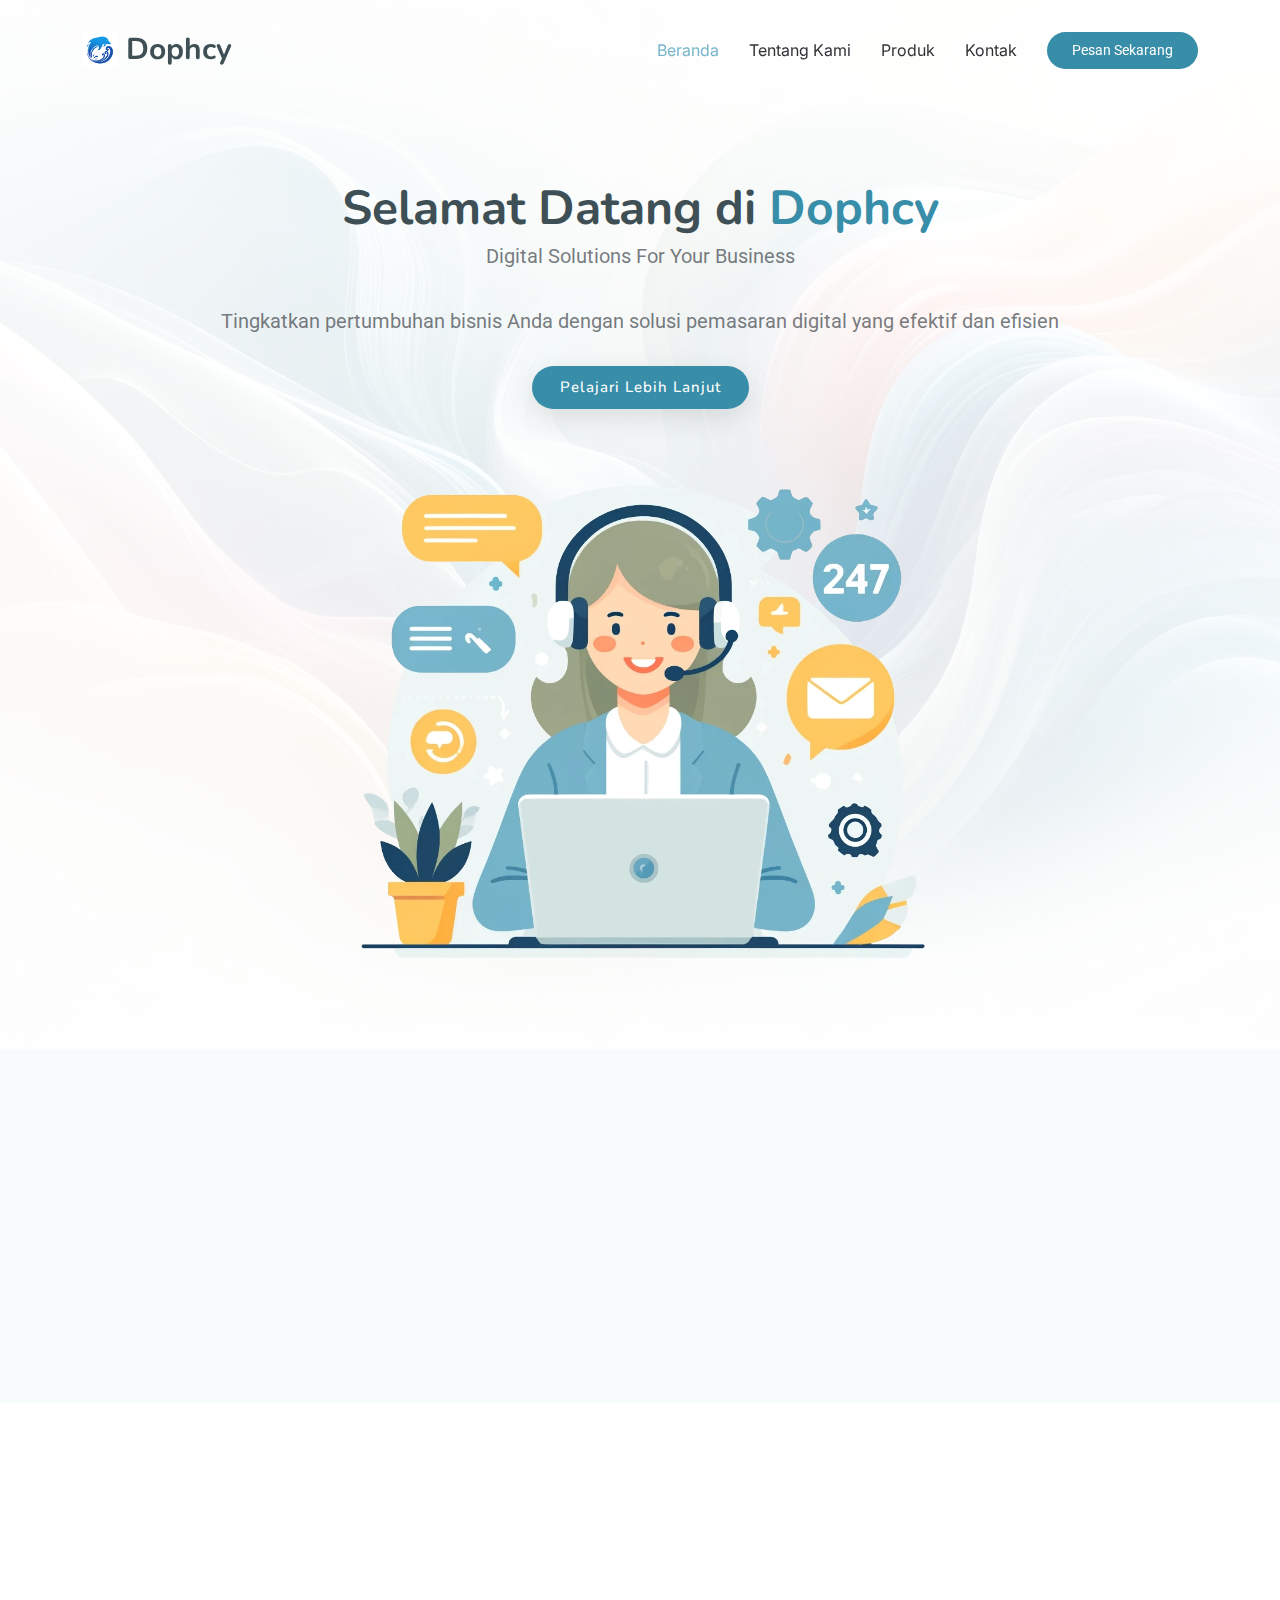
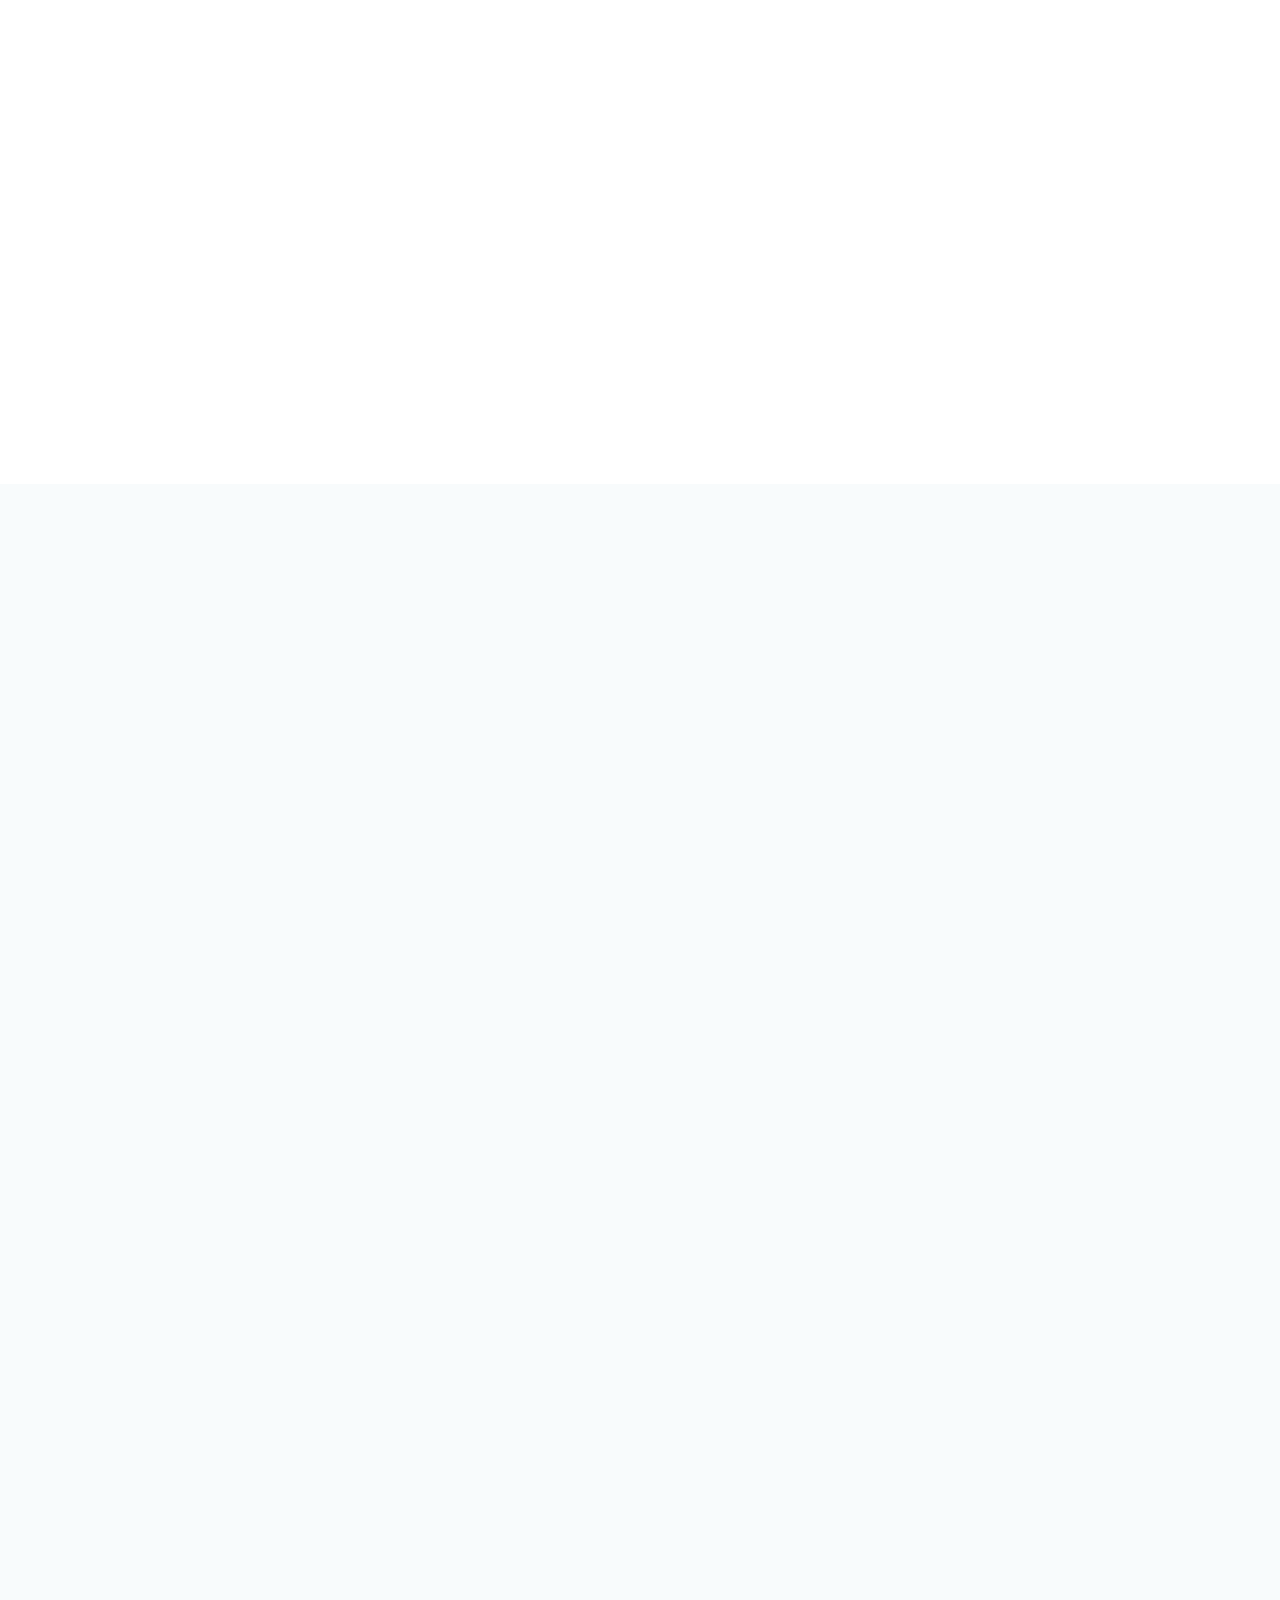
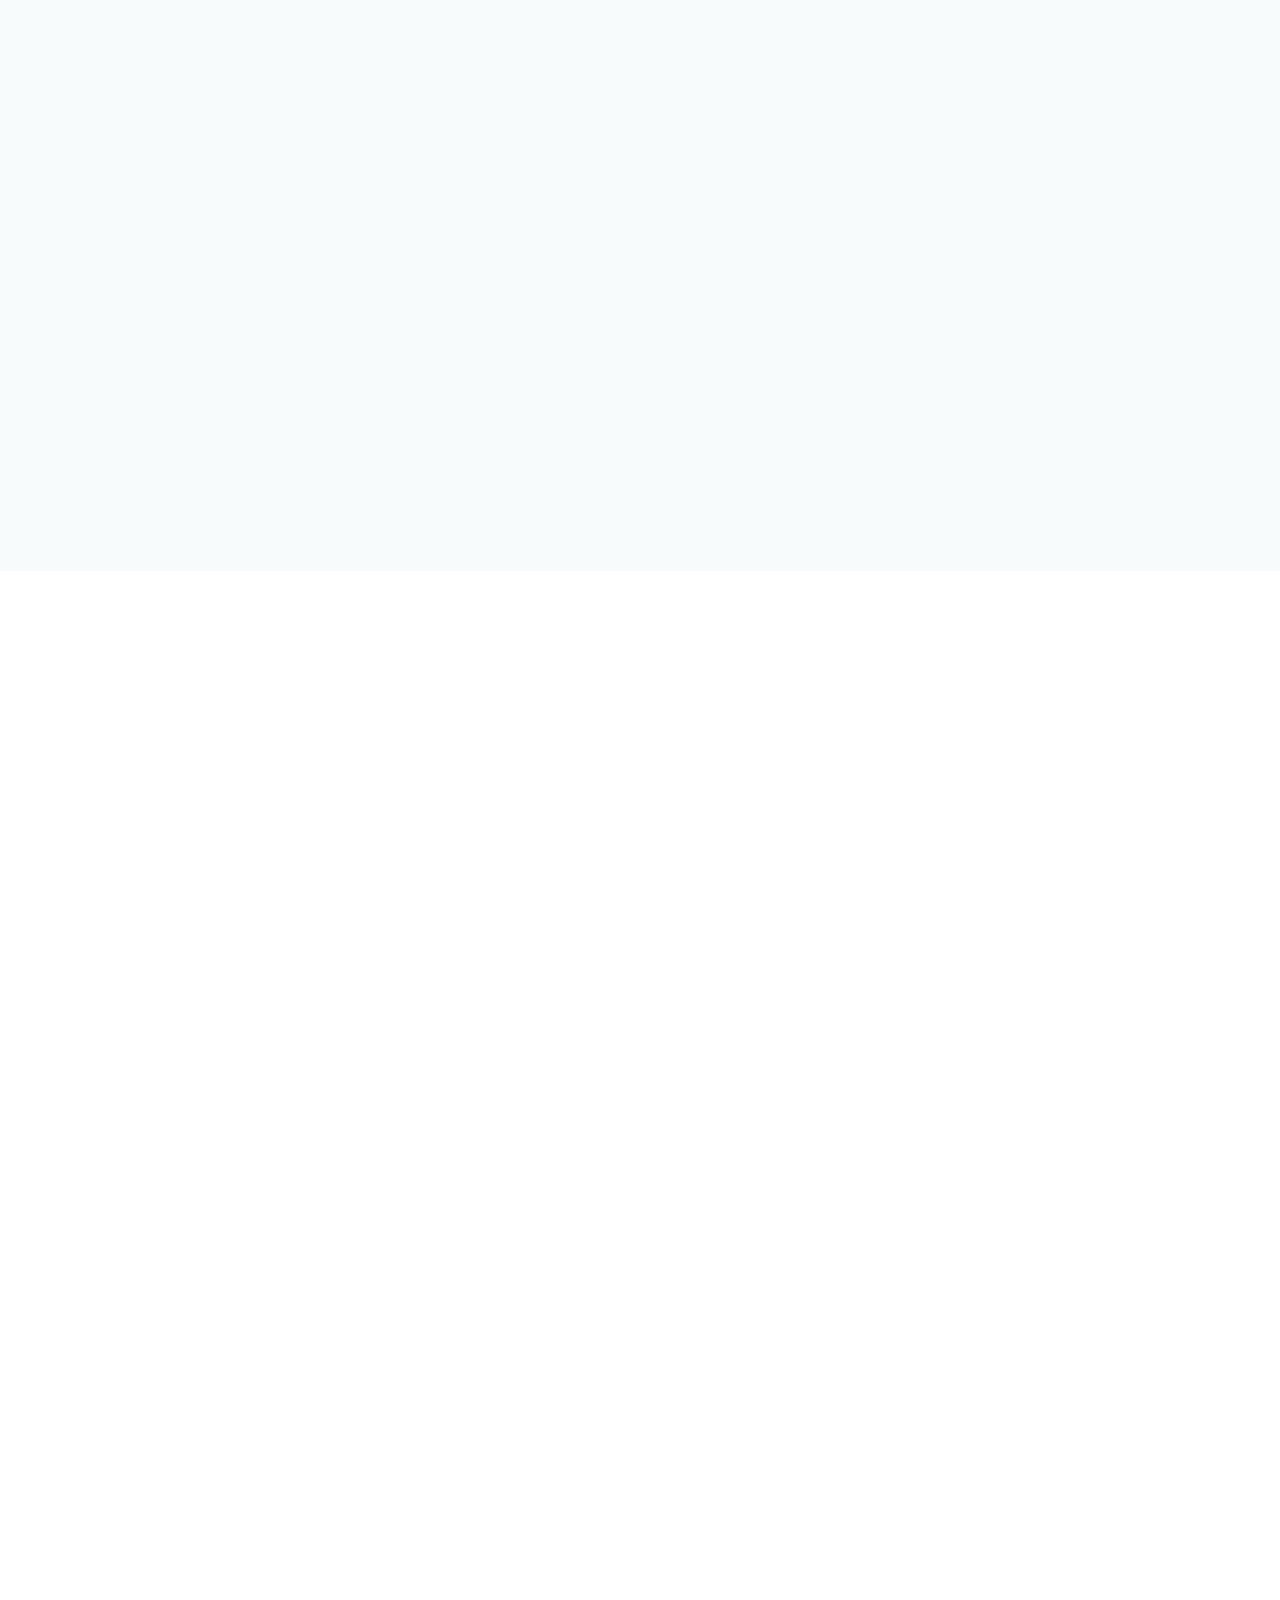
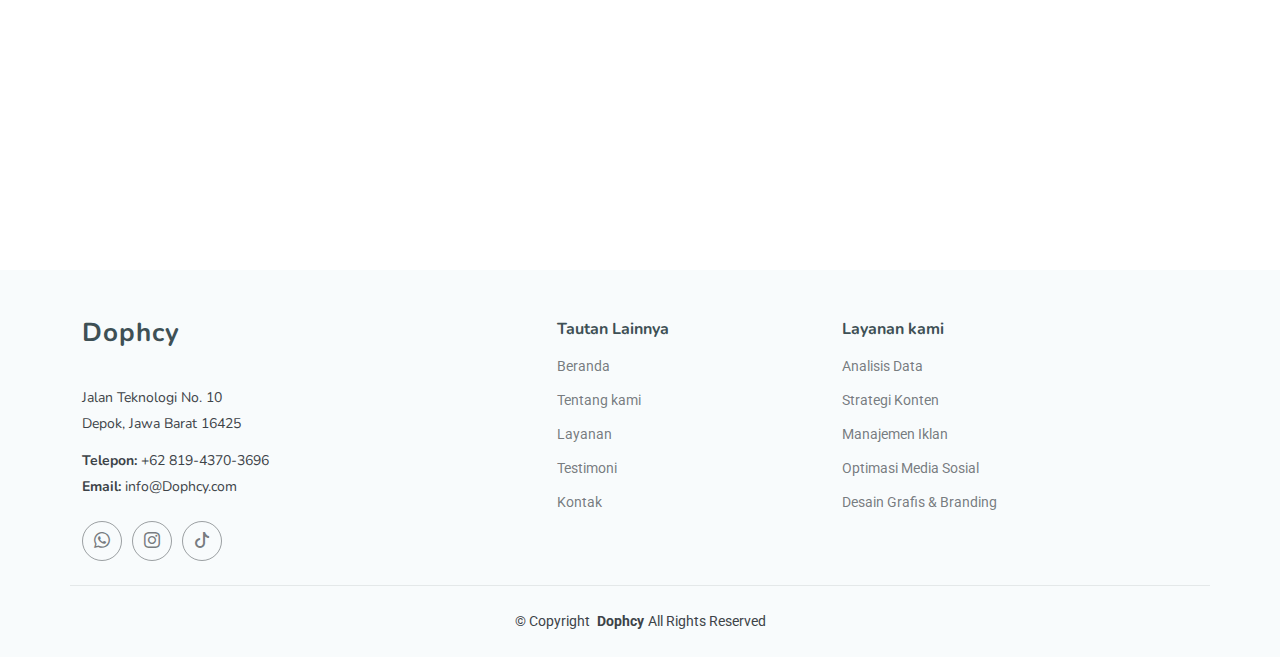
<file: index.html>
<!DOCTYPE html>
<html lang="en">
  <head>
    <meta charset="utf-8" />
    <meta content="width=device-width, initial-scale=1.0" name="viewport" />
    <title>Beranda - Dophcy</title>
    <meta name="description" content="" />
    <meta name="keywords" content="" />

    <!-- Favicons -->
    <link href="assets/img/logo.png" rel="icon" />
    <link href="assets/img/logo.png" rel="apple-touch-icon" />

    <!-- Fonts -->
    <link href="https://fonts.googleapis.com" rel="preconnect" />
    <link href="https://fonts.gstatic.com" rel="preconnect" crossorigin />
    <link
      href="https://fonts.googleapis.com/css2?family=Roboto:ital,wght@0,100;0,300;0,400;0,500;0,700;0,900;1,100;1,300;1,400;1,500;1,700;1,900&family=Inter:wght@100;200;300;400;500;600;700;800;900&family=Nunito:ital,wght@0,200;0,300;0,400;0,500;0,600;0,700;0,800;0,900;1,200;1,300;1,400;1,500;1,600;1,700;1,800;1,900&display=swap"
      rel="stylesheet"
    />

    <!-- bootstrap -->
    <link
      href="https://cdn.jsdelivr.net/npm/bootstrap@5.3.3/dist/css/bootstrap.min.css"
      rel="stylesheet"
      integrity="sha384-QWTKZyjpPEjISv5WaRU9OFeRpok6YctnYmDr5pNlyT2bRjXh0JMhjY6hW+ALEwIH"
      crossorigin="anonymous"
    />

    <!-- Vendor CSS Files -->
    <link
      href="assets/vendor/bootstrap/css/bootstrap.min.css"
      rel="stylesheet"
    />
    <link
      href="assets/vendor/bootstrap-icons/bootstrap-icons.css"
      rel="stylesheet"
    />
    <link href="assets/vendor/aos/aos.css" rel="stylesheet" />
    <link
      href="assets/vendor/glightbox/css/glightbox.min.css"
      rel="stylesheet"
    />
    <link href="assets/vendor/swiper/swiper-bundle.min.css" rel="stylesheet" />

    <!-- Main CSS File -->
    <link href="assets/css/main.css" rel="stylesheet" />
  </head>

  <body class="index-page">
    <header id="header" class="header d-flex align-items-center fixed-top">
      <div
        class="container-fluid container-xl position-relative d-flex align-items-center"
      >
        <!-- Logo dan Nama Situs -->
        <a href="index.html" class="logo d-flex align-items-center me-auto">
          <img src="assets/img/logo.png" alt="Logo QuickStart" />
          <h1 class="sitename">Dophcy</h1>
        </a>

        <!-- Menu Navigasi -->
        <nav id="navmenu" class="navmenu">
          <ul>
            <li><a href="index.html" class="active">Beranda</a></li>
            <li><a href="about.html">Tentang Kami</a></li>
            <li><a href="product.html">Produk</a></li>
            <li><a href="contact.html">Kontak</a></li>
          </ul>
          <i class="mobile-nav-toggle d-xl-none bi bi-list"></i>
        </nav>

        <!-- Tombol Aksi -->
        <a class="btn-getstarted" href="order.html">Pesan Sekarang</a>
      </div>
    </header>

    <main class="main">
      <!-- Hero Section -->
      <section id="hero" class="hero section">
        <div class="hero-bg">
          <img src="assets/img/hero-bg-light.webp" alt="Background Hero" />
        </div>
        <div class="container text-center">
          <div
            class="d-flex flex-column justify-content-center align-items-center"
          >
            <!-- Judul -->
            <h1 data-aos="fade-up">Selamat Datang di <span>Dophcy</span></h1>
            <!-- Deskripsi -->
            <p data-aos="fade-up" data-aos-delay="100">
              Digital Solutions For Your Business
            </p>

            <p data-aos="fade-up" data-aos-delay="100">
              Tingkatkan pertumbuhan bisnis Anda dengan solusi pemasaran digital
              yang efektif dan efisien<br />
            </p>
            <!-- Tombol CTA -->
            <div class="d-flex" data-aos="fade-up" data-aos-delay="200">
              <a href="#about" class="btn-get-started">Pelajari Lebih Lanjut</a>
              <!-- <a
                href="https://www.youtube.com/watch?v=Y7f98aduVJ8"
                class="glightbox btn-watch-video d-flex align-items-center"
              >
                <i class="bi bi-play-circle"></i><span>Lihat Video</span>
              </a> -->
            </div>
            <!-- Gambar Utama -->
            <img
              src="assets/img/hero-services-img.webp"
              class="img-fluid hero-img"
              alt="Layanan Digital Marketing"
              data-aos="zoom-out"
              data-aos-delay="300"
            />
          </div>
        </div>
      </section>
      <!-- /Hero Section -->

      <section class="light-background section">
        <div class="container section-title" data-aos="fade-up">
          <h2>Problem</h2>
          <p class="fw-normal">
            Bisnis kecil hingga menengah (UMKM) sering kali menghadapi tantangan
            dalam meningkatkan jangkauan digital mereka. Banyak dari mereka
            tidak memahami strategi pemasaran digital yang tepat, memiliki
            anggaran yang terbatas, atau kurangnya keahlian untuk mengelola
            pemasaran mereka secara efektif. Selain itu, algoritma media sosial
            yang terus berubah membuat mereka kesulitan menarik pelanggan baru.
            Hal ini menyebabkan UMKM kehilangan potensi pertumbuhan di pasar
            online yang semakin kompetitif.
          </p>
        </div>
      </section>

      <section id="featured-services" class="featured-services section">
        <div class="container">
          <div class="row gy-4">
            <!-- Service Item 1 -->
            <div
              class="col-xl-4 col-lg-6"
              data-aos="fade-up"
              data-aos-delay="100"
            >
              <div class="service-item d-flex">
                <div class="icon flex-shrink-0">
                  <i class="bi bi-briefcase"></i>
                </div>
                <div>
                  <h4 class="title">
                    <a href="#!" class="stretched-link">Strategi Digital</a>
                  </h4>
                  <p class="description">
                    Kami membantu Anda merancang strategi pemasaran digital yang
                    efektif untuk mencapai target bisnis.
                  </p>
                </div>
              </div>
            </div>
            <!-- End Service Item -->

            <!-- Service Item 2 -->
            <div
              class="col-xl-4 col-lg-6"
              data-aos="fade-up"
              data-aos-delay="200"
            >
              <div class="service-item d-flex">
                <div class="icon flex-shrink-0">
                  <i class="bi bi-card-checklist"></i>
                </div>
                <div>
                  <h4 class="title">
                    <a href="#!" class="stretched-link">Analisis Data</a>
                  </h4>
                  <p class="description">
                    Optimalkan kinerja bisnis Anda dengan wawasan berbasis data
                    melalui analisis yang komprehensif.
                  </p>
                </div>
              </div>
            </div>
            <!-- End Service Item -->

            <!-- Service Item 3 -->
            <div
              class="col-xl-4 col-lg-6"
              data-aos="fade-up"
              data-aos-delay="300"
            >
              <div class="service-item d-flex">
                <div class="icon flex-shrink-0">
                  <i class="bi bi-bar-chart"></i>
                </div>
                <div>
                  <h4 class="title">
                    <a href="#!" class="stretched-link">Peningkatan ROI</a>
                  </h4>
                  <p class="description">
                    Maksimalkan pengembalian investasi (ROI) melalui kampanye
                    digital yang tepat sasaran.
                  </p>
                </div>
              </div>
            </div>
            <!-- End Service Item -->
          </div>
        </div>
      </section>

      <!-- About Section -->
      <section id="about" class="about section">
        <div class="container">
          <div class="row gy-4">
            <!-- Text Content -->
            <div
              class="col-lg-6 content"
              data-aos="fade-up"
              data-aos-delay="100"
            >
              <p class="who-we-are">Tentang Kami</p>
              <h3>Mengubah Ide Menjadi Strategi Digital yang Efektif</h3>
              <p class="fst-italic">
                Kami adalah mitra Anda dalam mengembangkan bisnis melalui solusi
                digital inovatif. Dengan pengalaman dan keahlian, kami membantu
                klien mencapai tujuan bisnis secara efektif.
              </p>
              <ul>
                <li>
                  <i class="bi bi-check-circle"></i>
                  <span>
                    Rencana pemasaran berbasis data untuk hasil yang optimal.
                  </span>
                </li>
                <li>
                  <i class="bi bi-check-circle"></i>
                  <span>
                    Tim profesional dengan pengalaman di berbagai industri.
                  </span>
                </li>
                <li>
                  <i class="bi bi-check-circle"></i>
                  <span>
                    Layanan personalisasi untuk kebutuhan unik bisnis Anda.
                  </span>
                </li>
              </ul>
              <a href="about.html" class="read-more">
                <span>Selengkapnya</span><i class="bi bi-arrow-right"></i>
              </a>
            </div>
            <!-- End Text Content -->

            <!-- Image Content -->
            <div
              class="col-lg-6 about-images"
              data-aos="fade-up"
              data-aos-delay="200"
            >
              <div class="row gy-4">
                <div class="col-lg-6">
                  <img
                    src="assets/img/about-company-1.jpg"
                    class="img-fluid"
                    alt="Digital Strategy"
                  />
                </div>
                <div class="col-lg-6">
                  <div class="row gy-4">
                    <div class="col-lg-12">
                      <img
                        src="assets/img/about-company-2.jpg"
                        class="img-fluid"
                        alt="Team Collaboration"
                      />
                    </div>
                    <div class="col-lg-12">
                      <img
                        src="assets/img/about-company-3.jpg"
                        class="img-fluid"
                        alt="Marketing Analytics"
                      />
                    </div>
                  </div>
                </div>
              </div>
            </div>
            <!-- End Image Content -->
          </div>
        </div>
      </section>
      <!-- /About Section -->

      <section id="services" class="services section light-background">
        <!-- Section Title -->
        <div class="container section-title" data-aos="fade-up">
          <p class="fs-4">
            Temukan solusi terbaik untuk mengembangkan bisnis Anda melalui
            layanan digital kami yang inovatif dan terpercaya.
          </p>
        </div>
        <!-- End Section Title -->

        <div class="container">
          <div class="row g-5">
            <!-- Service Item 1 -->
            <div class="col-lg-6" data-aos="fade-up" data-aos-delay="100">
              <div class="service-item item-cyan position-relative">
                <i class="bi bi-diagram-3 icon"></i>
                <div>
                  <h3>Digital Marketing Strategy</h3>
                  <p>
                    Perencanaan strategi pemasaran digital menyeluruh untuk
                    meningkatkan brand awareness dan ROI bisnis Anda.
                  </p>
                  <a href="product.html" class="read-more stretched-link">
                    Pelajari Lebih Lanjut <i class="bi bi-arrow-right"></i>
                  </a>
                  <div
                    class="d-flex justify-content-between align-items-center mt-3"
                  >
                    <!-- Harga -->
                    <span class="fw-light fst-italic">IDR 100.000</span>
                    <!-- Tombol Pesan -->
                    <a href="order.html" class="btn-getstarted"
                      >Pesan Sekarang</a
                    >
                  </div>
                </div>
              </div>
            </div>
            <!-- End Service Item -->

            <!-- Service Item 2 -->
            <div class="col-lg-6" data-aos="fade-up" data-aos-delay="200">
              <div class="service-item item-orange position-relative">
                <i class="bi bi-people icon"></i>
                <div>
                  <h3>Social Media Management</h3>
                  <p>
                    Pengelolaan media sosial profesional untuk meningkatkan
                    engagement dan membangun citra merek Anda.
                  </p>
                  <a href="product.html" class="read-more stretched-link">
                    Pelajari Lebih Lanjut <i class="bi bi-arrow-right"></i>
                  </a>
                  <div
                    class="d-flex justify-content-between align-items-center mt-3"
                  >
                    <!-- Harga -->
                    <span class="fw-light fst-italic">IDR 100.000</span>
                    <!-- Tombol Pesan -->
                    <a href="order.html" class="btn-getstarted"
                      >Pesan Sekarang</a
                    >
                  </div>
                </div>
              </div>
            </div>
            <!-- End Service Item -->

            <!-- Service Item 3 -->
            <div class="col-lg-6" data-aos="fade-up" data-aos-delay="300">
              <div class="service-item item-teal position-relative">
                <i class="bi bi-pencil-square icon"></i>
                <div>
                  <h3>Content Marketing</h3>
                  <p>
                    Pembuatan dan distribusi konten berkualitas tinggi untuk
                    menjangkau audiens yang relevan dan meningkatkan konversi.
                  </p>
                  <a href="product.html" class="read-more stretched-link">
                    Pelajari Lebih Lanjut <i class="bi bi-arrow-right"></i>
                  </a>
                  <div
                    class="d-flex justify-content-between align-items-center mt-3"
                  >
                    <!-- Harga -->
                    <span class="fw-light fst-italic">IDR 100.000</span>
                    <!-- Tombol Pesan -->
                    <a href="order.html" class="btn-getstarted"
                      >Pesan Sekarang</a
                    >
                  </div>
                </div>
              </div>
            </div>
            <!-- End Service Item -->

            <!-- Service Item 4 -->
            <div class="col-lg-6" data-aos="fade-up" data-aos-delay="400">
              <div class="service-item item-red position-relative">
                <i class="bi bi-bar-chart icon"></i>
                <div>
                  <h3>SEO</h3>
                  <p>
                    Search Engine Optimization untuk meningkatkan peringkat
                    website Anda di Google dan mendatangkan lebih banyak trafik
                    organik.
                  </p>
                  <a href="product.html" class="read-more stretched-link">
                    Pelajari Lebih Lanjut <i class="bi bi-arrow-right"></i>
                  </a>
                  <div
                    class="d-flex justify-content-between align-items-center mt-3"
                  >
                    <!-- Harga -->
                    <span class="fw-light fst-italic">IDR 100.000</span>
                    <!-- Tombol Pesan -->
                    <a href="order.html" class="btn-getstarted"
                      >Pesan Sekarang</a
                    >
                  </div>
                </div>
              </div>
            </div>
            <!-- End Service Item -->

            <!-- Service Item 5 -->
            <div class="col-lg-6" data-aos="fade-up" data-aos-delay="500">
              <div class="service-item item-indigo position-relative">
                <i class="bi bi-pie-chart icon"></i>
                <div>
                  <h3>Analytics & Reporting</h3>
                  <p>
                    Laporan performa dan analisis data berbasis AI untuk
                    membantu pengambilan keputusan strategis yang efektif.
                  </p>
                  <a href="product.html" class="read-more stretched-link">
                    Pelajari Lebih Lanjut <i class="bi bi-arrow-right"></i>
                  </a>
                  <div
                    class="d-flex justify-content-between align-items-center mt-3"
                  >
                    <!-- Harga -->
                    <span class="fw-light fst-italic">IDR 100.000</span>
                    <!-- Tombol Pesan -->
                    <a href="order.html" class="btn-getstarted"
                      >Pesan Sekarang</a
                    >
                  </div>
                </div>
              </div>
            </div>
            <!-- End Service Item -->

            <!-- Service Item 6 -->
            <div class="col-lg-6" data-aos="fade-up" data-aos-delay="600">
              <div class="service-item item-pink position-relative">
                <i class="bi bi-globe icon"></i>
                <div>
                  <h3>Website Company Profile</h3>
                  <p>
                    Pengembangan website profesional untuk memperkenalkan
                    perusahaan Anda secara online dengan desain modern dan
                    fungsional.
                  </p>
                  <a href="product.html" class="read-more stretched-link">
                    Pelajari Lebih Lanjut <i class="bi bi-arrow-right"></i>
                  </a>
                  <div
                    class="d-flex justify-content-between align-items-center mt-3"
                  >
                    <!-- Harga -->
                    <span class="fw-light fst-italic">IDR 100.000</span>
                    <!-- Tombol Pesan -->
                    <a href="order.html" class="btn-getstarted"
                      >Pesan Sekarang</a
                    >
                  </div>
                </div>
              </div>
            </div>
            <!-- End Service Item -->

            <!-- Service Item 7 -->
            <div class="col-lg-6" data-aos="fade-up" data-aos-delay="700">
              <div class="service-item item-purple position-relative">
                <i class="bi bi-cart4 icon"></i>
                <div>
                  <h3>Website E-commerce</h3>
                  <p>
                    Solusi e-commerce yang handal untuk memperluas jangkauan
                    bisnis Anda dengan pengalaman belanja online terbaik.
                  </p>
                  <a href="product.html" class="read-more stretched-link">
                    Pelajari Lebih Lanjut <i class="bi bi-arrow-right"></i>
                  </a>
                  <div
                    class="d-flex justify-content-between align-items-center mt-3"
                  >
                    <!-- Harga -->
                    <span class="fw-light fst-italic">IDR 100.000</span>
                    <!-- Tombol Pesan -->
                    <a href="order.html" class="btn-getstarted"
                      >Pesan Sekarang</a
                    >
                  </div>
                </div>
              </div>
            </div>
            <!-- End Service Item -->

            <!-- Service Item 8 -->
            <div class="col-lg-6" data-aos="fade-up" data-aos-delay="800">
              <div class="service-item item-green position-relative">
                <i class="bi bi-building icon"></i>
                <div>
                  <h3>Company Profile Video</h3>
                  <p>
                    Pembuatan video profil perusahaan yang profesional untuk
                    menampilkan citra dan nilai bisnis Anda secara visual.
                  </p>
                  <a href="product.html" class="read-more stretched-link">
                    Pelajari Lebih Lanjut <i class="bi bi-arrow-right"></i>
                  </a>
                  <div
                    class="d-flex justify-content-between align-items-center mt-3"
                  >
                    <!-- Harga -->
                    <span class="fw-light fst-italic">IDR 100.000</span>
                    <!-- Tombol Pesan -->
                    <a href="order.html" class="btn-getstarted"
                      >Pesan Sekarang</a
                    >
                  </div>
                </div>
              </div>
            </div>
            <!-- End Service Item -->

            <!-- Service Item 9 -->
            <div class="col-lg-6" data-aos="fade-up" data-aos-delay="900">
              <div class="service-item item-blue position-relative">
                <i class="bi bi-play-btn icon"></i>
                <div>
                  <h3>Social Media Video Content</h3>
                  <p>
                    Produksi konten video kreatif untuk media sosial yang
                    menarik perhatian audiens Anda.
                  </p>
                  <a href="product.html" class="read-more stretched-link">
                    Pelajari Lebih Lanjut <i class="bi bi-arrow-right"></i>
                  </a>
                  <div
                    class="d-flex justify-content-between align-items-center mt-3"
                  >
                    <!-- Harga -->
                    <span class="fw-light fst-italic">IDR 100.000</span>
                    <!-- Tombol Pesan -->
                    <a href="order.html" class="btn-getstarted"
                      >Pesan Sekarang</a
                    >
                  </div>
                </div>
              </div>
            </div>
            <!-- End Service Item -->

            <!-- Service Item 10 -->
            <div class="col-lg-6" data-aos="fade-up" data-aos-delay="1000">
              <div class="service-item item-yellow position-relative">
                <i class="bi bi-film icon"></i>
                <div>
                  <h3>Video Editing & Motion Graphics</h3>
                  <p>
                    Layanan editing video dan pembuatan motion graphics untuk
                    kebutuhan bisnis atau promosi Anda.
                  </p>
                  <a href="product.html" class="read-more stretched-link">
                    Pelajari Lebih Lanjut <i class="bi bi-arrow-right"></i>
                  </a>
                  <div
                    class="d-flex justify-content-between align-items-center mt-3"
                  >
                    <!-- Harga -->
                    <span class="fw-light fst-italic">IDR 100.000</span>
                    <!-- Tombol Pesan -->
                    <a href="order.html" class="btn-getstarted"
                      >Pesan Sekarang</a
                    >
                  </div>
                </div>
              </div>
            </div>
            <!-- End Service Item -->
          </div>
        </div>
      </section>

      <section class="section">
        <div class="container section-title" data-aos="fade-up">
          <h2>Matakuliah Kewirausahaan Nurul Fikri 2024</h2>
        </div>
        <div class="container" data-aos="fade-up">
          <p data-aos="fade-up">
            Belajar Kewirausahaan: Pengalaman Mahasiswa STTNF Semester 3
          </p>
          <p data-aos="fade-up">
            Matakuliah Kewirausahaan di STTNF, yang diampu oleh Ibu Wulan
            Fitriani, S.Kom, memberikan pengalaman belajar yang sangat
            bermanfaat bagi para mahasiswa. Di semester 3 ini, kami diajak untuk
            memahami konsep kewirausahaan tidak hanya secara teori, tetapi juga
            melalui praktik langsung.
          </p>
          <p data-aos="fade-up">
            Proses pembelajaran meliputi eksplorasi ide bisnis, diskusi
            kelompok, hingga simulasi menjalankan bisnis. Salah satu tugas besar
            yang diberikan adalah mengembangkan sebuah ide bisnis yang aplikatif
            dan relevan dengan kebutuhan pasar saat ini. Kami dilatih untuk
            berpikir kritis, kreatif, dan adaptif dalam menghadapi tantangan
            bisnis.
          </p>
          <p data-aos="fade-up">
            Selain itu, pengalaman ini membuka wawasan kami mengenai pentingnya
            branding, pemasaran, dan pengelolaan keuangan dalam bisnis.
            Kolaborasi dengan teman sekelompok juga mengajarkan kami arti
            penting dari teamwork dalam membangun sebuah usaha.
          </p>
          <p data-aos="fade-up">
            Matakuliah ini tidak hanya membantu kami memahami dunia
            kewirausahaan tetapi juga meningkatkan rasa percaya diri untuk
            menjadi pengusaha di masa depan. Dengan bimbingan Ibu Wulan
            Fitriani, kami yakin mampu membawa dampak positif bagi masyarakat
            melalui ide-ide bisnis yang kami kembangkan.
          </p>
          <p data-aos="fade-up">
            Matakuliah Kewirausahaan di STTNF menjadi salah satu pengalaman
            pembelajaran yang paling berkesan. Harapannya, pembahasan ini juga
            dapat meningkatkan visibilitas kampus Nurul Fikri sebagai salah satu
            institusi pendidikan yang mendukung pengembangan kompetensi
            kewirausahaan mahasiswa.
          </p>
        </div>
      </section>

      <!-- FAQ Section -->
      <section id="faq" class="faq section">
        <!-- Section Title -->
        <div class="container section-title" data-aos="fade-up">
          <h2>FAQ</h2>
          <p>Pertanyaan yang sering diajukan tentang layanan kami</p>
        </div>
        <!-- End Section Title -->

        <div class="container">
          <div class="row justify-content-center">
            <div class="col-lg-10" data-aos="fade-up" data-aos-delay="100">
              <div class="faq-container">
                <!-- FAQ Item -->
                <div class="faq-item">
                  <h3 class="faq-question">
                    Apa manfaat utama menggunakan layanan kami?
                  </h3>
                  <div class="faq-content">
                    <p>
                      Layanan kami membantu Anda mencapai tujuan dengan
                      efisiensi tinggi melalui solusi berbasis teknologi
                      terkini, mulai dari analisis data hingga optimasi strategi
                      digital.
                    </p>
                  </div>
                  <i class="faq-toggle bi bi-chevron-down"></i>
                </div>
                <!-- End FAQ Item -->

                <!-- FAQ Item -->
                <div class="faq-item">
                  <h3 class="faq-question">
                    Bagaimana cara memulai dengan layanan kami?
                  </h3>
                  <div class="faq-content">
                    <p>
                      Anda dapat memulai dengan mendaftar di platform kami,
                      memilih paket yang sesuai, dan tim kami akan mendampingi
                      Anda dalam setiap langkah proses.
                    </p>
                  </div>
                  <i class="faq-toggle bi bi-chevron-down"></i>
                </div>
                <!-- End FAQ Item -->

                <!-- FAQ Item -->
                <div class="faq-item">
                  <h3 class="faq-question">
                    Apakah layanan kami mendukung skala bisnis kecil hingga
                    besar?
                  </h3>
                  <div class="faq-content">
                    <p>
                      Ya, layanan kami dirancang untuk mendukung kebutuhan
                      berbagai skala bisnis, dari UMKM hingga perusahaan besar,
                      dengan solusi yang dapat disesuaikan.
                    </p>
                  </div>
                  <i class="faq-toggle bi bi-chevron-down"></i>
                </div>
                <!-- End FAQ Item -->

                <!-- FAQ Item -->
                <div class="faq-item">
                  <h3 class="faq-question">
                    Apakah ada garansi untuk hasil layanan?
                  </h3>
                  <div class="faq-content">
                    <p>
                      Kami berkomitmen untuk memberikan hasil terbaik sesuai
                      dengan kebutuhan Anda. Garansi hasil akan tergantung pada
                      jenis layanan yang dipilih.
                    </p>
                  </div>
                  <i class="faq-toggle bi bi-chevron-down"></i>
                </div>
                <!-- End FAQ Item -->

                <!-- FAQ Item -->
                <div class="faq-item">
                  <h3 class="faq-question">
                    Bagaimana cara menghubungi tim support kami?
                  </h3>
                  <div class="faq-content">
                    <p>
                      Anda dapat menghubungi tim support kami melalui halaman
                      kontak di situs ini atau melalui email
                      support@example.com.
                    </p>
                  </div>
                  <i class="faq-toggle bi bi-chevron-down"></i>
                </div>
                <!-- End FAQ Item -->
              </div>
            </div>
          </div>
        </div>
      </section>
      <!-- /FAQ Section -->
    </main>

    <footer id="footer" class="footer position-relative light-background">
      <div class="container footer-top">
        <div class="row gy-4">
          <div class="col-lg-5 col-md-7 footer-about">
            <a href="index.html" class="logo d-flex align-items-center">
              <span class="sitename">Dophcy</span>
            </a>
            <div class="footer-contact pt-3">
              <p>Jalan Teknologi No. 10</p>
              <p>Depok, Jawa Barat 16425</p>
              <p class="mt-3">
                <strong>Telepon:</strong> <span>+62 819-4370-3696</span>
              </p>
              <p><strong>Email:</strong> <span>info@Dophcy.com</span></p>
            </div>
            <div class="social-links d-flex mt-4">
              <a
                target="_blank"
                href="https://api.whatsapp.com/send?phone=6281943703696"
                ><i class="bi bi-whatsapp"></i
              ></a>
              <a target="_blank" href="https://instagram.com/dophcy"
                ><i class="bi bi-instagram"></i
              ></a>
              <a target="_blank" href="https://tiktok.com/@dophcy"
                ><i class="bi bi-tiktok"></i
              ></a>
            </div>
          </div>

          <div class="col-lg-3 col-md-4 footer-links">
            <h4>Tautan Lainnya</h4>
            <ul>
              <li><a href="index.html">Beranda</a></li>
              <li><a href="about.html">Tentang kami</a></li>
              <li><a href="product.html">Layanan</a></li>
              <li><a href="about.html#testimonials">Testimoni</a></li>
              <li><a href="contact.html">Kontak</a></li>
            </ul>
          </div>

          <div class="col-lg-3 col-md-4 footer-links">
            <h4>Layanan kami</h4>
            <ul>
              <li><a href="#!">Analisis Data </a></li>
              <li><a href="#!">Strategi Konten </a></li>
              <li><a href="#!">Manajemen Iklan</a></li>
              <li><a href="#!">Optimasi Media Sosial</a></li>
              <li><a href="#!">Desain Grafis & Branding</a></li>
            </ul>
          </div>
        </div>
      </div>

      <div class="container copyright text-center mt-4">
        <p>
          © <span>Copyright</span> <strong class="px-1 sitename">Dophcy</strong
          ><span>All Rights Reserved</span>
        </p>
      </div>
    </footer>

    <!-- Scroll Top -->
    <a
      href="#"
      id="scroll-top"
      class="scroll-top d-flex align-items-center justify-content-center"
      ><i class="bi bi-arrow-up-short"></i
    ></a>

    <!-- Preloader -->
    <div id="preloader"></div>

    <!-- bootstrap -->
    <script
      src="https://cdn.jsdelivr.net/npm/bootstrap@5.3.3/dist/js/bootstrap.bundle.min.js"
      integrity="sha384-YvpcrYf0tY3lHB60NNkmXc5s9fDVZLESaAA55NDzOxhy9GkcIdslK1eN7N6jIeHz"
      crossorigin="anonymous"
    ></script>

    <!-- Vendor JS Files -->
    <script src="assets/vendor/bootstrap/js/bootstrap.bundle.min.js"></script>
    <script src="assets/vendor/php-email-form/validate.js"></script>
    <script src="assets/vendor/aos/aos.js"></script>
    <script src="assets/vendor/glightbox/js/glightbox.min.js"></script>
    <script src="assets/vendor/swiper/swiper-bundle.min.js"></script>

    <!-- Main JS File -->
    <script src="assets/js/main.js"></script>
  </body>
</html>
</file>
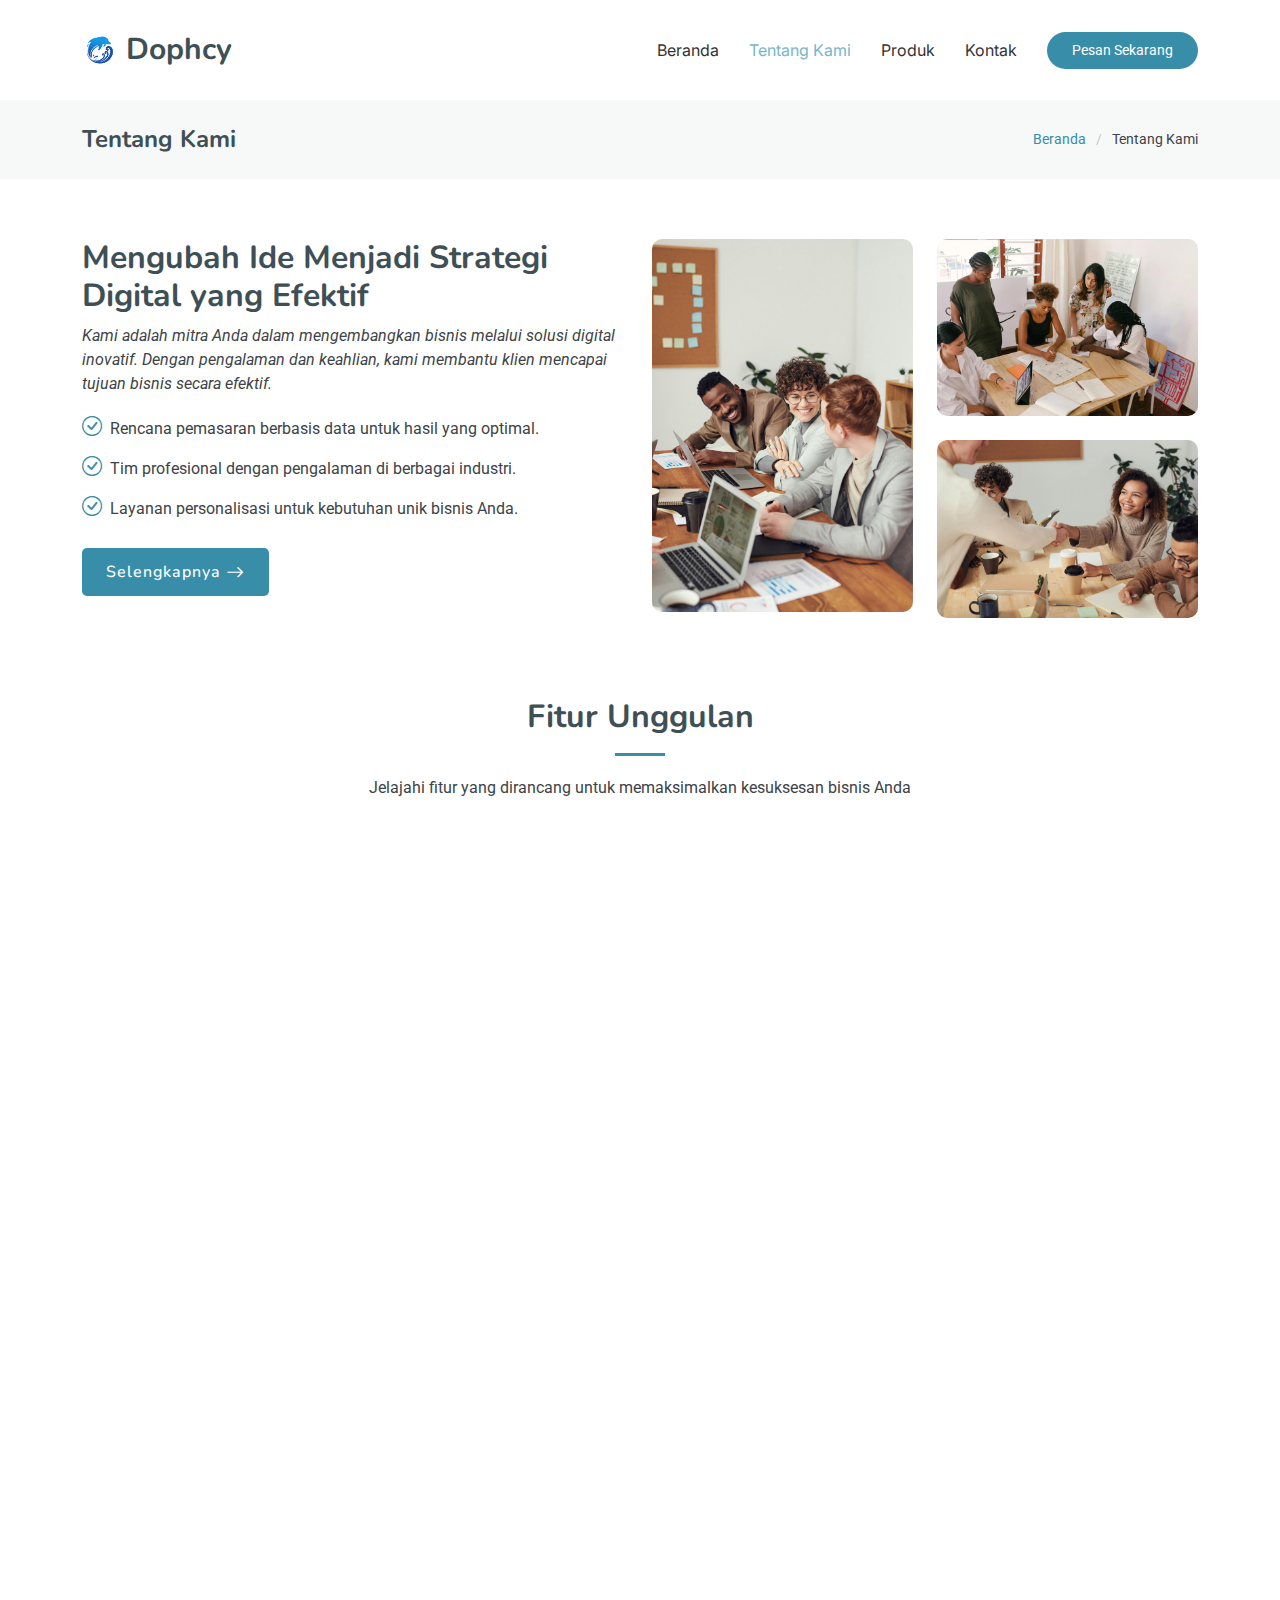
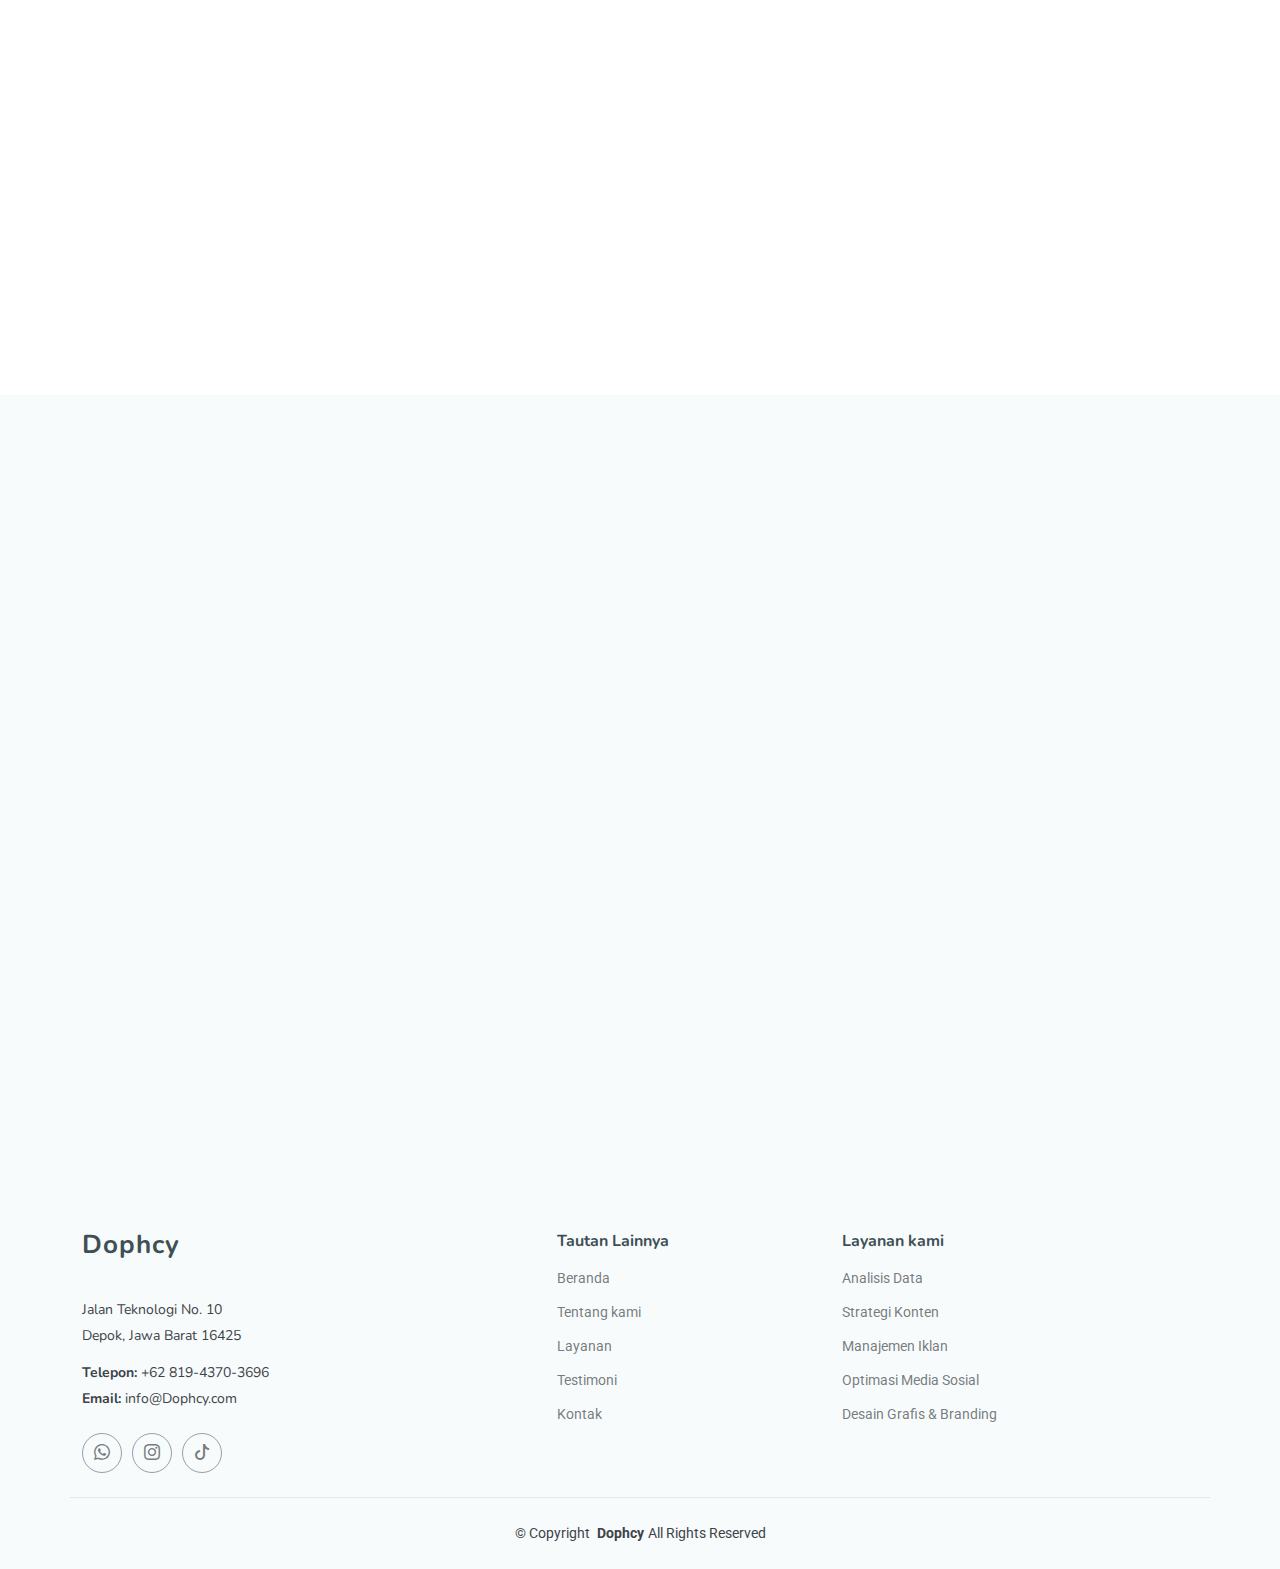
<file: about.html>
<!DOCTYPE html>
<html lang="en">
  <head>
    <meta charset="utf-8" />
    <meta content="width=device-width, initial-scale=1.0" name="viewport" />
    <title>Tentang Kami - Dophcy</title>
    <meta name="description" content="" />
    <meta name="keywords" content="" />

    <!-- Favicons -->
    <link href="assets/img/logo.png" rel="icon" />
    <link href="assets/img/logo.png" rel="apple-touch-icon" />

    <!-- Fonts -->
    <link href="https://fonts.googleapis.com" rel="preconnect" />
    <link href="https://fonts.gstatic.com" rel="preconnect" crossorigin />
    <link
      href="https://fonts.googleapis.com/css2?family=Roboto:ital,wght@0,100;0,300;0,400;0,500;0,700;0,900;1,100;1,300;1,400;1,500;1,700;1,900&family=Inter:wght@100;200;300;400;500;600;700;800;900&family=Nunito:ital,wght@0,200;0,300;0,400;0,500;0,600;0,700;0,800;0,900;1,200;1,300;1,400;1,500;1,600;1,700;1,800;1,900&display=swap"
      rel="stylesheet"
    />

    <!-- bootstrap -->
    <link
      href="https://cdn.jsdelivr.net/npm/bootstrap@5.3.3/dist/css/bootstrap.min.css"
      rel="stylesheet"
      integrity="sha384-QWTKZyjpPEjISv5WaRU9OFeRpok6YctnYmDr5pNlyT2bRjXh0JMhjY6hW+ALEwIH"
      crossorigin="anonymous"
    />

    <!-- Vendor CSS Files -->
    <link
      href="assets/vendor/bootstrap/css/bootstrap.min.css"
      rel="stylesheet"
    />
    <link
      href="assets/vendor/bootstrap-icons/bootstrap-icons.css"
      rel="stylesheet"
    />
    <link href="assets/vendor/aos/aos.css" rel="stylesheet" />
    <link
      href="assets/vendor/glightbox/css/glightbox.min.css"
      rel="stylesheet"
    />
    <link href="assets/vendor/swiper/swiper-bundle.min.css" rel="stylesheet" />

    <!-- Main CSS File -->
    <link href="assets/css/main.css" rel="stylesheet" />
  </head>

  <body class="starter-page-page">
    <header id="header" class="header d-flex align-items-center sticky-top">
      <div
        class="container-fluid container-xl position-relative d-flex align-items-center"
      >
        <a href="index.html" class="logo d-flex align-items-center me-auto">
          <img src="assets/img/logo.png" alt="" />
          <h1 class="sitename">Dophcy</h1>
        </a>

        <nav id="navmenu" class="navmenu">
          <ul>
            <li><a href="index.html">Beranda</a></li>
            <li><a href="about.html" class="active">Tentang Kami</a></li>
            <li><a href="product.html">Produk</a></li>
            <li><a href="contact.html">Kontak</a></li>
          </ul>
          <i class="mobile-nav-toggle d-xl-none bi bi-list"></i>
        </nav>

        <a class="btn-getstarted" href="order.html">Pesan Sekarang</a>
      </div>
    </header>

    <main class="main">
      <!-- Page Title -->
      <div class="page-title" data-aos="fade">
        <div
          class="container d-lg-flex justify-content-between align-items-center"
        >
          <h1 class="mb-2 mb-lg-0">Tentang Kami</h1>
          <nav class="breadcrumbs">
            <ol>
              <li><a href="index.html">Beranda</a></li>
              <li class="current">Tentang Kami</li>
            </ol>
          </nav>
        </div>
      </div>
      <!-- End Page Title -->

      <!-- Starter Section Section -->
      <section id="about" class="about section">
        <div class="container">
          <div class="row gy-4">
            <!-- Text Content -->
            <div
              class="col-lg-6 content"
              data-aos="fade-up"
              data-aos-delay="100"
            >
              <h3>Mengubah Ide Menjadi Strategi Digital yang Efektif</h3>
              <p class="fst-italic">
                Kami adalah mitra Anda dalam mengembangkan bisnis melalui solusi
                digital inovatif. Dengan pengalaman dan keahlian, kami membantu
                klien mencapai tujuan bisnis secara efektif.
              </p>
              <ul>
                <li>
                  <i class="bi bi-check-circle"></i>
                  <span>
                    Rencana pemasaran berbasis data untuk hasil yang optimal.
                  </span>
                </li>
                <li>
                  <i class="bi bi-check-circle"></i>
                  <span>
                    Tim profesional dengan pengalaman di berbagai industri.
                  </span>
                </li>
                <li>
                  <i class="bi bi-check-circle"></i>
                  <span>
                    Layanan personalisasi untuk kebutuhan unik bisnis Anda.
                  </span>
                </li>
              </ul>
              <a href="about.html" class="read-more">
                <span>Selengkapnya</span><i class="bi bi-arrow-right"></i>
              </a>
            </div>
            <!-- End Text Content -->

            <!-- Image Content -->
            <div
              class="col-lg-6 about-images"
              data-aos="fade-up"
              data-aos-delay="200"
            >
              <div class="row gy-4">
                <div class="col-lg-6">
                  <img
                    src="assets/img/about-company-1.jpg"
                    class="img-fluid"
                    alt="Digital Strategy"
                  />
                </div>
                <div class="col-lg-6">
                  <div class="row gy-4">
                    <div class="col-lg-12">
                      <img
                        src="assets/img/about-company-2.jpg"
                        class="img-fluid"
                        alt="Team Collaboration"
                      />
                    </div>
                    <div class="col-lg-12">
                      <img
                        src="assets/img/about-company-3.jpg"
                        class="img-fluid"
                        alt="Marketing Analytics"
                      />
                    </div>
                  </div>
                </div>
              </div>
            </div>
            <!-- End Image Content -->
          </div>
        </div>
      </section>

      <section id="features" class="features section">
        <!-- Section Title -->
        <div class="container section-title" data-aos="fade-up">
          <h2>Fitur Unggulan</h2>
          <p>
            Jelajahi fitur yang dirancang untuk memaksimalkan kesuksesan bisnis
            Anda
          </p>
        </div>
        <!-- End Section Title -->

        <div class="container">
          <div class="row justify-content-between">
            <!-- Tab Navigation -->
            <div class="col-lg-5 d-flex align-items-center">
              <ul class="nav nav-tabs" data-aos="fade-up" data-aos-delay="100">
                <li class="nav-item">
                  <a
                    class="nav-link active show"
                    data-bs-toggle="tab"
                    data-bs-target="#features-tab-1"
                  >
                    <i class="bi bi-graph-up-arrow"></i>
                    <div>
                      <h4 class="d-none d-lg-block">Analisis Data Mendalam</h4>
                      <p>
                        Pantau performa digital Anda dengan laporan berbasis
                        data untuk keputusan yang lebih tepat.
                      </p>
                    </div>
                  </a>
                </li>
                <li class="nav-item">
                  <a
                    class="nav-link"
                    data-bs-toggle="tab"
                    data-bs-target="#features-tab-2"
                  >
                    <i class="bi bi-people"></i>
                    <div>
                      <h4 class="d-none d-lg-block">Kolaborasi Tim Efektif</h4>
                      <p>
                        Fasilitas untuk meningkatkan koordinasi dan
                        produktivitas tim dalam setiap proyek digital Anda.
                      </p>
                    </div>
                  </a>
                </li>
                <li class="nav-item">
                  <a
                    class="nav-link"
                    data-bs-toggle="tab"
                    data-bs-target="#features-tab-3"
                  >
                    <i class="bi bi-lightbulb"></i>
                    <div>
                      <h4 class="d-none d-lg-block">Strategi Kreatif</h4>
                      <p>
                        Temukan ide-ide kreatif yang dikembangkan oleh ahli
                        untuk mencapai target pemasaran Anda.
                      </p>
                    </div>
                  </a>
                </li>
              </ul>
            </div>
            <!-- End Tab Navigation -->

            <!-- Tab Content -->
            <div class="col-lg-6">
              <div class="tab-content" data-aos="fade-up" data-aos-delay="200">
                <div class="tab-pane fade active show" id="features-tab-1">
                  <img
                    src="assets/img/tabs-1.jpg"
                    alt="Data Analysis"
                    class="img-fluid"
                  />
                </div>
                <div class="tab-pane fade" id="features-tab-2">
                  <img
                    src="assets/img/tabs-2.jpg"
                    alt="Team Collaboration"
                    class="img-fluid"
                  />
                </div>
                <div class="tab-pane fade" id="features-tab-3">
                  <img
                    src="assets/img/tabs-3.jpg"
                    alt="Creative Strategy"
                    class="img-fluid"
                  />
                </div>
              </div>
            </div>
            <!-- End Tab Content -->
          </div>
        </div>
      </section>

      <!-- More Features Section -->
      <section id="more-features" class="more-features section">
        <div class="container">
          <div class="row justify-content-around gy-4">
            <!-- Text Content -->
            <div
              class="col-lg-6 d-flex flex-column justify-content-center order-2 order-lg-1"
              data-aos="fade-up"
              data-aos-delay="100"
            >
              <h3>Layanan Unggulan Kami</h3>
              <p>
                Jelajahi berbagai fitur unggulan kami yang dirancang untuk
                membantu Anda mencapai tujuan bisnis dengan lebih cepat dan
                efisien.
              </p>

              <div class="row">
                <!-- Feature 1 -->
                <div class="col-lg-6 icon-box d-flex">
                  <i class="bi bi-graph-up-arrow flex-shrink-0"></i>
                  <div>
                    <h4>Pendekatan Berbasis Data</h4>
                    <p>
                      Semua strategi dirancang berdasarkan analisis data yang
                      akurat untuk memastikan efektivitas dan efisiensi.
                    </p>
                  </div>
                </div>
                <!-- End Feature 1 -->

                <!-- Feature 2 -->
                <div class="col-lg-6 icon-box d-flex">
                  <i class="bi bi-people-fill flex-shrink-0"></i>
                  <div>
                    <h4>Tim Profesional Berpengalaman</h4>
                    <p>
                      Tenaga ahli di bidang digital marketing, konten kreatif,
                      dan pengembangan website.
                    </p>
                  </div>
                </div>
                <!-- End Feature 2 -->

                <!-- Feature 3 -->
                <div class="col-lg-6 icon-box d-flex">
                  <i class="bi bi-gear-wide-connected flex-shrink-0"></i>
                  <div>
                    <h4>Solusi yang Disesuaikan</h4>
                    <p>
                      Setiap layanan dipersonalisasi untuk memenuhi kebutuhan
                      spesifik bisnis Anda.
                    </p>
                  </div>
                </div>
                <!-- End Feature 3 -->

                <!-- Feature 4 -->
                <div class="col-lg-6 icon-box d-flex">
                  <i class="bi bi-award-fill flex-shrink-0"></i>
                  <div>
                    <h4>Komitmen pada Hasil</h4>
                    <p>
                      Fokus pada peningkatan ROI, konversi, dan pertumbuhan
                      bisnis secara berkelanjutan.
                    </p>
                  </div>
                </div>
                <!-- End Feature 4 -->
              </div>
            </div>
            <!-- End Text Content -->

            <!-- Image Content -->
            <div
              class="features-image col-lg-5 order-1 order-lg-2"
              data-aos="fade-up"
              data-aos-delay="200"
            >
              <img
                src="assets/img/features-3.jpg"
                alt="Manfaatkan Layanan Unggulan Kami"
                class="img-fluid rounded shadow"
              />
            </div>
            <!-- End Image Content -->
          </div>
        </div>
      </section>
      <!-- /More Features Section -->

      <!-- Testimonials Section -->
      <section id="testimonials" class="testimonials section light-background">
        <!-- Judul Bagian -->
        <div class="container section-title" data-aos="fade-up">
          <h2>Testimoni</h2>
          <p>
            Pendapat klien kami tentang layanan konsultasi digital yang kami
            berikan.
          </p>
        </div>
        <!-- Akhir Judul Bagian -->

        <div class="container" data-aos="fade-up" data-aos-delay="100">
          <div class="swiper init-swiper">
            <script type="application/json" class="swiper-config">
              {
                "loop": true,
                "speed": 600,
                "autoplay": {
                  "delay": 5000
                },
                "slidesPerView": "auto",
                "pagination": {
                  "el": ".swiper-pagination",
                  "type": "bullets",
                  "clickable": true
                },
                "breakpoints": {
                  "320": {
                    "slidesPerView": 1,
                    "spaceBetween": 40
                  },
                  "1200": {
                    "slidesPerView": 3,
                    "spaceBetween": 1
                  }
                }
              }
            </script>
            <div class="swiper-wrapper">
              <div class="swiper-slide">
                <div class="testimonial-item">
                  <div class="stars">
                    <i class="bi bi-star-fill"></i>
                    <i class="bi bi-star-fill"></i>
                    <i class="bi bi-star-fill"></i>
                    <i class="bi bi-star-fill"></i>
                    <i class="bi bi-star-fill"></i>
                  </div>
                  <p>
                    Berkat dophcy kami berhasil meningkatkan penjualan kami.
                  </p>
                  <div class="profile mt-auto">
                    <img
                      src="assets/img/testimonials/profil.jpg"
                      class="testimonial-img"
                      alt="Foto testimoni1"
                    />
                    <h3>Nasi Bakar Mas Kaiden</h3>
                  </div>
                </div>
              </div>
              <!-- Akhir item testimoni -->

              <div class="swiper-slide">
                <div class="testimonial-item">
                  <div class="stars">
                    <i class="bi bi-star-fill"></i>
                    <i class="bi bi-star-fill"></i>
                    <i class="bi bi-star-fill"></i>
                    <i class="bi bi-star-fill"></i>
                    <i class="bi bi-star-fill"></i>
                  </div>
                  <p>
                    Berkat dophcy kami bisa mencapai target bulanan kami lebih
                    mudah.
                  </p>
                  <div class="profile mt-auto">
                    <img
                      src="assets/img/testimonials/profil.jpg"
                      class="testimonial-img"
                      alt="Foto testimoni2"
                    />
                    <h3>Netcheap</h3>
                  </div>
                </div>
              </div>
              <!-- Akhir item testimoni -->

              <div class="swiper-slide">
                <div class="testimonial-item">
                  <div class="stars">
                    <i class="bi bi-star-fill"></i>
                    <i class="bi bi-star-fill"></i>
                    <i class="bi bi-star-fill"></i>
                    <i class="bi bi-star-fill"></i>
                    <i class="bi bi-star-fill"></i>
                  </div>
                  <p>
                    Dengan bantuan tim dophcy kami bisa memperluas jangkauan
                    pelanggan
                  </p>
                  <div class="profile mt-auto">
                    <img
                      src="assets/img/testimonials/profil.jpg"
                      class="testimonial-img"
                      alt="Foto testimoni3"
                    />
                    <h3>Gemilang Jaya</h3>
                  </div>
                </div>
              </div>
              <!-- Akhir item testimoni -->

              <div class="swiper-slide">
                <div class="testimonial-item">
                  <div class="stars">
                    <i class="bi bi-star-fill"></i>
                    <i class="bi bi-star-fill"></i>
                    <i class="bi bi-star-fill"></i>
                    <i class="bi bi-star-fill"></i>
                    <i class="bi bi-star-fill"></i>
                  </div>
                  <p>
                    Karena dophcy kami bisa meningkat kan penjualan
                    bulanan zhahahaha.
                  </p>
                  <div class="profile mt-auto">
                    <img
                      src="assets/img/testimonials/profil.jpg"
                      class="testimonial-img"
                      alt="Foto testimoni4"
                    />
                    <h3>Kedai Zaqeen</h3>
                  </div>
                </div>
              </div>
              <!-- Akhir item testimoni -->

              <!-- <div class="swiper-slide">
                <div class="testimonial-item">
                  <div class="stars">
                    <i class="bi bi-star-fill"></i>
                    <i class="bi bi-star-fill"></i>
                    <i class="bi bi-star-fill"></i>
                    <i class="bi bi-star-fill"></i>
                    <i class="bi bi-star-fill"></i>
                  </div>
                  <p>
                    Pendekatan personal dan solusi yang ditawarkan Dophcy sangat
                    membantu dalam pengembangan bisnis kami di era digital.
                  </p>
                  <div class="profile mt-auto">
                    <img
                      src="assets/img/testimonials/profil.jpg"
                      class="testimonial-img"
                      alt="Foto testimoni5"
                    />
                    <h3>John Larson</h3>
                    <h4>Wirausahawan</h4>
                  </div>
                </div>
              </div> -->
              <!-- Akhir item testimoni -->
            </div>
            <div class="swiper-pagination"></div>
          </div>
        </div>
      </section>
      <!-- /Testimonials Section -->

      <!-- /Starter Section Section -->
    </main>

    <footer id="footer" class="footer position-relative light-background">
      <div class="container footer-top">
        <div class="row gy-4">
          <div class="col-lg-5 col-md-7 footer-about">
            <a href="index.html" class="logo d-flex align-items-center">
              <span class="sitename">Dophcy</span>
            </a>
            <div class="footer-contact pt-3">
              <p>Jalan Teknologi No. 10</p>
              <p>Depok, Jawa Barat 16425</p>
              <p class="mt-3">
                <strong>Telepon:</strong> <span>+62 819-4370-3696</span>
              </p>
              <p><strong>Email:</strong> <span>info@Dophcy.com</span></p>
            </div>
            <div class="social-links d-flex mt-4">
              <a
                target="_blank"
                href="https://api.whatsapp.com/send?phone=6281943703696"
                ><i class="bi bi-whatsapp"></i
              ></a>
              <a target="_blank" href="https://instagram.com/dophcy"
                ><i class="bi bi-instagram"></i
              ></a>
              <a target="_blank" href="https://tiktok.com/@dophcy"
                ><i class="bi bi-tiktok"></i
              ></a>
            </div>
          </div>

          <div class="col-lg-3 col-md-4 footer-links">
            <h4>Tautan Lainnya</h4>
            <ul>
              <li><a href="index.html">Beranda</a></li>
              <li><a href="about.html">Tentang kami</a></li>
              <li><a href="product.html">Layanan</a></li>
              <li><a href="about.html#testimonials">Testimoni</a></li>
              <li><a href="contact.html">Kontak</a></li>
            </ul>
          </div>

          <div class="col-lg-3 col-md-4 footer-links">
            <h4>Layanan kami</h4>
            <ul>
              <li><a href="#!">Analisis Data </a></li>
              <li><a href="#!">Strategi Konten </a></li>
              <li><a href="#!">Manajemen Iklan</a></li>
              <li><a href="#!">Optimasi Media Sosial</a></li>
              <li><a href="#!">Desain Grafis & Branding</a></li>
            </ul>
          </div>
        </div>
      </div>

      <div class="container copyright text-center mt-4">
        <p>
          © <span>Copyright</span> <strong class="px-1 sitename">Dophcy</strong
          ><span>All Rights Reserved</span>
        </p>
      </div>
    </footer>

    <!-- Scroll Top -->
    <a
      href="#"
      id="scroll-top"
      class="scroll-top d-flex align-items-center justify-content-center"
      ><i class="bi bi-arrow-up-short"></i
    ></a>

    <!-- Preloader -->
    <div id="preloader"></div>

    <!-- Vendor JS Files -->
    <script src="assets/vendor/bootstrap/js/bootstrap.bundle.min.js"></script>
    <script src="assets/vendor/php-email-form/validate.js"></script>
    <script src="assets/vendor/aos/aos.js"></script>
    <script src="assets/vendor/glightbox/js/glightbox.min.js"></script>
    <script src="assets/vendor/swiper/swiper-bundle.min.js"></script>

    <!-- Main JS File -->
    <script src="assets/js/main.js"></script>
  </body>
</html>
</file>
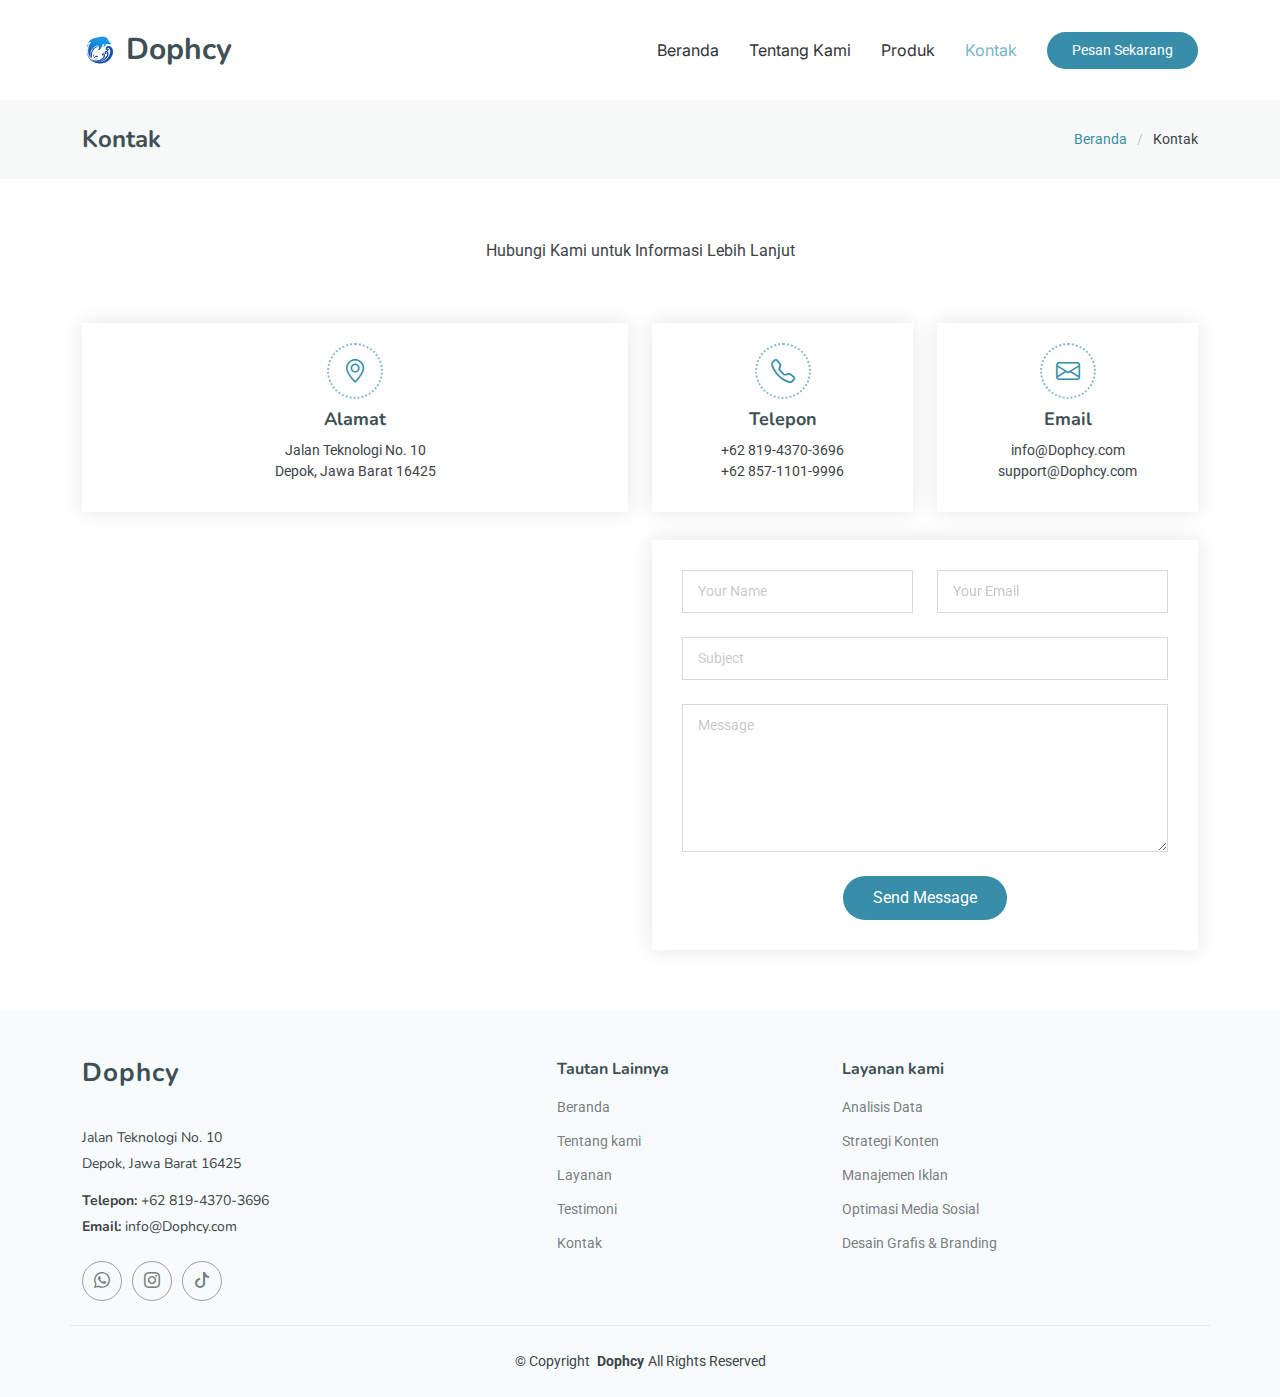
<file: contact.html>
<!DOCTYPE html>
<html lang="en">
  <head>
    <meta charset="utf-8" />
    <meta content="width=device-width, initial-scale=1.0" name="viewport" />
    <title>Kontak - Dophcy</title>
    <meta name="description" content="" />
    <meta name="keywords" content="" />

    <!-- Favicons -->
    <link href="assets/img/logo.png" rel="icon" />
    <link href="assets/img/logo.png" rel="apple-touch-icon" />

    <!-- Fonts -->
    <link href="https://fonts.googleapis.com" rel="preconnect" />
    <link href="https://fonts.gstatic.com" rel="preconnect" crossorigin />
    <link
      href="https://fonts.googleapis.com/css2?family=Roboto:ital,wght@0,100;0,300;0,400;0,500;0,700;0,900;1,100;1,300;1,400;1,500;1,700;1,900&family=Inter:wght@100;200;300;400;500;600;700;800;900&family=Nunito:ital,wght@0,200;0,300;0,400;0,500;0,600;0,700;0,800;0,900;1,200;1,300;1,400;1,500;1,600;1,700;1,800;1,900&display=swap"
      rel="stylesheet"
    />

    <!-- bootstrap -->
    <link
      href="https://cdn.jsdelivr.net/npm/bootstrap@5.3.3/dist/css/bootstrap.min.css"
      rel="stylesheet"
      integrity="sha384-QWTKZyjpPEjISv5WaRU9OFeRpok6YctnYmDr5pNlyT2bRjXh0JMhjY6hW+ALEwIH"
      crossorigin="anonymous"
    />

    <!-- Vendor CSS Files -->
    <link
      href="assets/vendor/bootstrap/css/bootstrap.min.css"
      rel="stylesheet"
    />
    <link
      href="assets/vendor/bootstrap-icons/bootstrap-icons.css"
      rel="stylesheet"
    />
    <link href="assets/vendor/aos/aos.css" rel="stylesheet" />
    <link
      href="assets/vendor/glightbox/css/glightbox.min.css"
      rel="stylesheet"
    />
    <link href="assets/vendor/swiper/swiper-bundle.min.css" rel="stylesheet" />

    <!-- Main CSS File -->
    <link href="assets/css/main.css" rel="stylesheet" />
  </head>

  <body class="starter-page-page">
    <header id="header" class="header d-flex align-items-center sticky-top">
      <div
        class="container-fluid container-xl position-relative d-flex align-items-center"
      >
        <a href="index.html" class="logo d-flex align-items-center me-auto">
          <img src="assets/img/logo.png" alt="" />
          <h1 class="sitename">Dophcy</h1>
        </a>

        <nav id="navmenu" class="navmenu">
          <ul>
            <li><a href="index.html">Beranda</a></li>
            <li><a href="about.html">Tentang Kami</a></li>
            <li><a href="product.html">Produk</a></li>
            <li><a href="contact.html" class="active">Kontak</a></li>
          </ul>
          <i class="mobile-nav-toggle d-xl-none bi bi-list"></i>
        </nav>

        <a class="btn-getstarted" href="order.html">Pesan Sekarang</a>
      </div>
    </header>

    <main class="main">
      <!-- Page Title -->
      <div class="page-title" data-aos="fade">
        <div
          class="container d-lg-flex justify-content-between align-items-center"
        >
          <h1 class="mb-2 mb-lg-0">Kontak</h1>
          <nav class="breadcrumbs">
            <ol>
              <li><a href="index.html">Beranda</a></li>
              <li class="current">Kontak</li>
            </ol>
          </nav>
        </div>
      </div>
      <!-- End Page Title -->

      <!-- Contact Section -->
      <section id="contact" class="contact section">
        <!-- Section Title -->
        <div class="container section-title" data-aos="fade-up">
          <p>Hubungi Kami untuk Informasi Lebih Lanjut</p>
        </div>
        <!-- End Section Title -->

        <div class="container" data-aos="fade-up" data-aos-delay="100">
          <div class="row gy-4">
            <div class="col-lg-6">
              <div
                class="info-item d-flex flex-column justify-content-center align-items-center"
                data-aos="fade-up"
                data-aos-delay="200"
              >
                <i class="bi bi-geo-alt"></i>
                <h3>Alamat</h3>
                <p>Jalan Teknologi No. 10</p>
                <p>Depok, Jawa Barat 16425</p>
              </div>
            </div>
            <!-- End Info Item -->

            <div class="col-lg-3 col-md-6">
              <div
                class="info-item d-flex flex-column justify-content-center align-items-center"
                data-aos="fade-up"
                data-aos-delay="300"
              >
                <i class="bi bi-telephone"></i>
                <h3>Telepon</h3>
                <p>+62 819-4370-3696</p>
                <p>+62 857-1101-9996</p>
              </div>
            </div>
            <!-- End Info Item -->

            <div class="col-lg-3 col-md-6">
              <div
                class="info-item d-flex flex-column justify-content-center align-items-center"
                data-aos="fade-up"
                data-aos-delay="400"
              >
                <i class="bi bi-envelope"></i>
                <h3>Email</h3>
                <p>info@Dophcy.com</p>
                <p>support@Dophcy.com</p>
              </div>
            </div>
            <!-- End Info Item -->
          </div>

          <div class="row gy-4 mt-1">
            <div class="col-lg-6" data-aos="fade-up" data-aos-delay="300">
              <iframe
                src="https://www.google.com/maps/embed?pb=!1m14!1m12!1m3!1d2122.938390964549!2d106.80870522385!3d-6.226890395667057!2m3!1f0!2f0!3f0!3m2!1i1024!2i768!4f13.1!5e0!3m2!1sen!2sid!4v1737196705562!5m2!1sen!2sid"
                style="border: 0; width: 100%; height: 400px"
                allowfullscreen=""
                loading="lazy"
                referrerpolicy="no-referrer-when-downgrade"
              ></iframe>
            </div>
            <!-- End Google Maps -->

            <div class="col-lg-6">
              <form
                action="#"
                method="post"
                class="php-email-form"
                data-aos="fade-up"
                data-aos-delay="400"
              >
                <div class="row gy-4">
                  <div class="col-md-6">
                    <input
                      type="text"
                      name="name"
                      class="form-control"
                      placeholder="Your Name"
                      required=""
                    />
                  </div>

                  <div class="col-md-6">
                    <input
                      type="email"
                      class="form-control"
                      name="email"
                      placeholder="Your Email"
                      required=""
                    />
                  </div>

                  <div class="col-md-12">
                    <input
                      type="text"
                      class="form-control"
                      name="subject"
                      placeholder="Subject"
                      required=""
                    />
                  </div>

                  <div class="col-md-12">
                    <textarea
                      class="form-control"
                      name="message"
                      rows="6"
                      placeholder="Message"
                      required=""
                    ></textarea>
                  </div>

                  <div class="col-md-12 text-center">
                    <div class="loading">Loading</div>
                    <div class="error-message"></div>
                    <div class="sent-message">
                      Your message has been sent. Thank you!
                    </div>

                    <button type="submit">Send Message</button>
                  </div>
                </div>
              </form>
            </div>
            <!-- End Contact Form -->
          </div>
        </div>
      </section>
      <!-- /Contact Section -->
    </main>

    <footer id="footer" class="footer position-relative light-background">
      <div class="container footer-top">
        <div class="row gy-4">
          <div class="col-lg-5 col-md-7 footer-about">
            <a href="index.html" class="logo d-flex align-items-center">
              <span class="sitename">Dophcy</span>
            </a>
            <div class="footer-contact pt-3">
              <p>Jalan Teknologi No. 10</p>
              <p>Depok, Jawa Barat 16425</p>
              <p class="mt-3">
                <strong>Telepon:</strong> <span>+62 819-4370-3696</span>
              </p>
              <p><strong>Email:</strong> <span>info@Dophcy.com</span></p>
            </div>
            <div class="social-links d-flex mt-4">
              <a
                target="_blank"
                href="https://api.whatsapp.com/send?phone=6281943703696"
                ><i class="bi bi-whatsapp"></i
              ></a>
              <a target="_blank" href="https://instagram.com/dophcy"
                ><i class="bi bi-instagram"></i
              ></a>
              <a target="_blank" href="https://tiktok.com/@dophcy"
                ><i class="bi bi-tiktok"></i
              ></a>
            </div>
          </div>

          <div class="col-lg-3 col-md-4 footer-links">
            <h4>Tautan Lainnya</h4>
            <ul>
              <li><a href="index.html">Beranda</a></li>
              <li><a href="about.html">Tentang kami</a></li>
              <li><a href="product.html">Layanan</a></li>
              <li><a href="about.html#testimonials">Testimoni</a></li>
              <li><a href="contact.html">Kontak</a></li>
            </ul>
          </div>

          <div class="col-lg-3 col-md-4 footer-links">
            <h4>Layanan kami</h4>
            <ul>
              <li><a href="#!">Analisis Data </a></li>
              <li><a href="#!">Strategi Konten </a></li>
              <li><a href="#!">Manajemen Iklan</a></li>
              <li><a href="#!">Optimasi Media Sosial</a></li>
              <li><a href="#!">Desain Grafis & Branding</a></li>
            </ul>
          </div>
        </div>
      </div>

      <div class="container copyright text-center mt-4">
        <p>
          © <span>Copyright</span> <strong class="px-1 sitename">Dophcy</strong
          ><span>All Rights Reserved</span>
        </p>
      </div>
    </footer>

    <!-- Scroll Top -->
    <a
      href="#"
      id="scroll-top"
      class="scroll-top d-flex align-items-center justify-content-center"
      ><i class="bi bi-arrow-up-short"></i
    ></a>

    <!-- Preloader -->
    <div id="preloader"></div>

    <!-- Vendor JS Files -->
    <script src="assets/vendor/bootstrap/js/bootstrap.bundle.min.js"></script>
    <script src="assets/vendor/php-email-form/validate.js"></script>
    <script src="assets/vendor/aos/aos.js"></script>
    <script src="assets/vendor/glightbox/js/glightbox.min.js"></script>
    <script src="assets/vendor/swiper/swiper-bundle.min.js"></script>

    <!-- Main JS File -->
    <script src="assets/js/main.js"></script>
  </body>
</html>
</file>
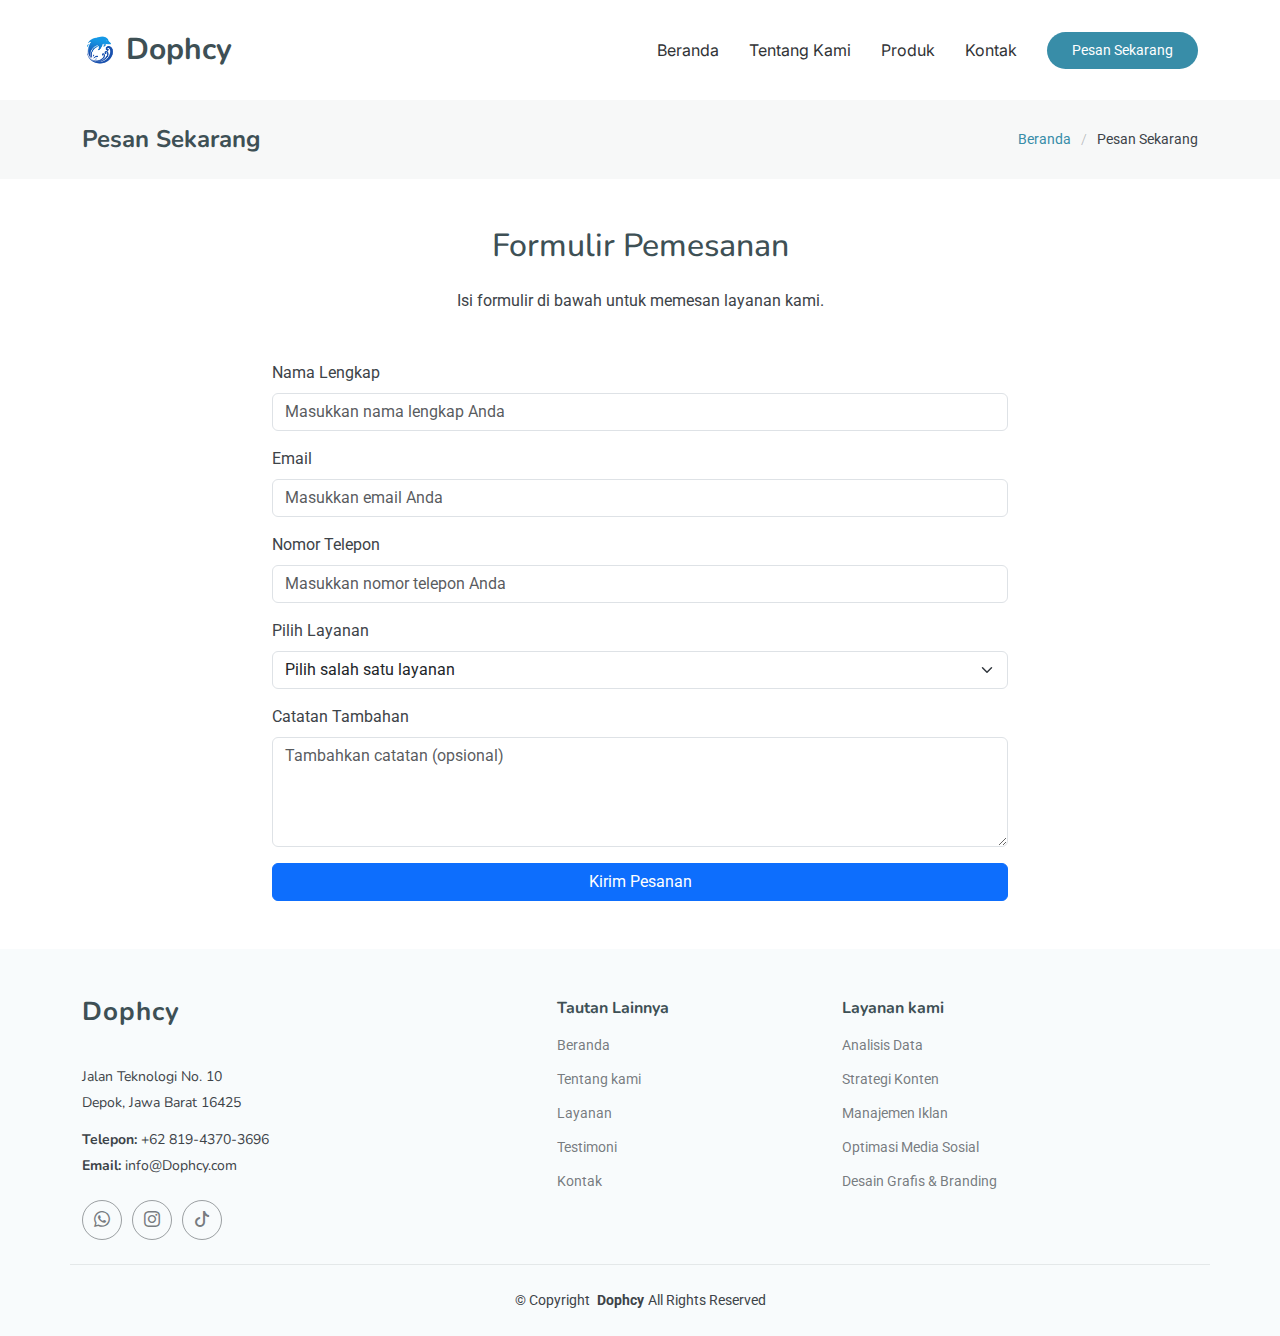
<file: order.html>
<!DOCTYPE html>
<html lang="en">
  <head>
    <meta charset="utf-8" />
    <meta content="width=device-width, initial-scale=1.0" name="viewport" />
    <title>Pemesanan - Dophcy</title>
    <meta name="description" content="" />
    <meta name="keywords" content="" />

    <!-- Favicons -->
    <link href="assets/img/logo.png" rel="icon" />
    <link href="assets/img/logo.png" rel="apple-touch-icon" />

    <!-- Fonts -->
    <link href="https://fonts.googleapis.com" rel="preconnect" />
    <link href="https://fonts.gstatic.com" rel="preconnect" crossorigin />
    <link
      href="https://fonts.googleapis.com/css2?family=Roboto:ital,wght@0,100;0,300;0,400;0,500;0,700;0,900;1,100;1,300;1,400;1,500;1,700;1,900&family=Inter:wght@100;200;300;400;500;600;700;800;900&family=Nunito:ital,wght@0,200;0,300;0,400;0,500;0,600;0,700;0,800;0,900;1,200;1,300;1,400;1,500;1,600;1,700;1,800;1,900&display=swap"
      rel="stylesheet"
    />

    <!-- bootstrap -->
    <link
      href="https://cdn.jsdelivr.net/npm/bootstrap@5.3.3/dist/css/bootstrap.min.css"
      rel="stylesheet"
      integrity="sha384-QWTKZyjpPEjISv5WaRU9OFeRpok6YctnYmDr5pNlyT2bRjXh0JMhjY6hW+ALEwIH"
      crossorigin="anonymous"
    />

    <!-- Vendor CSS Files -->
    <link
      href="assets/vendor/bootstrap/css/bootstrap.min.css"
      rel="stylesheet"
    />
    <link
      href="assets/vendor/bootstrap-icons/bootstrap-icons.css"
      rel="stylesheet"
    />
    <link href="assets/vendor/aos/aos.css" rel="stylesheet" />
    <link
      href="assets/vendor/glightbox/css/glightbox.min.css"
      rel="stylesheet"
    />
    <link href="assets/vendor/swiper/swiper-bundle.min.css" rel="stylesheet" />

    <!-- Main CSS File -->
    <link href="assets/css/main.css" rel="stylesheet" />
  </head>

  <body class="starter-page-page">
    <header id="header" class="header d-flex align-items-center sticky-top">
      <div
        class="container-fluid container-xl position-relative d-flex align-items-center"
      >
        <a href="index.html" class="logo d-flex align-items-center me-auto">
          <img src="assets/img/logo.png" alt="" />
          <h1 class="sitename">Dophcy</h1>
        </a>

        <nav id="navmenu" class="navmenu">
          <ul>
            <li><a href="index.html">Beranda</a></li>
            <li><a href="about.html">Tentang Kami</a></li>
            <li><a href="product.html">Produk</a></li>
            <li><a href="contact.html">Kontak</a></li>
          </ul>
          <i class="mobile-nav-toggle d-xl-none bi bi-list"></i>
        </nav>

        <a class="btn-getstarted" href="order.html">Pesan Sekarang</a>
      </div>
    </header>

    <main class="main">
      <!-- Page Title -->
      <div class="page-title" data-aos="fade">
        <div
          class="container d-lg-flex justify-content-between align-items-center"
        >
          <h1 class="mb-2 mb-lg-0">Pesan Sekarang</h1>
          <nav class="breadcrumbs">
            <ol>
              <li><a href="index.html">Beranda</a></li>
              <li class="current">Pesan Sekarang</li>
            </ol>
          </nav>
        </div>
      </div>
      <!-- End Page Title -->

      <!-- Starter Section Section -->
      <!-- Section Formulir Pemesanan -->
      <section id="form-pemesanan" class="py-5">
        <div class="container">
          <h2 class="text-center mb-4">Formulir Pemesanan</h2>
          <p class="text-center mb-5">
            Isi formulir di bawah untuk memesan layanan kami.
          </p>
          <div class="row justify-content-center">
            <div class="col-md-8">
              <form>
                <!-- Nama Lengkap -->
                <div class="mb-3">
                  <label for="namaLengkap" class="form-label"
                    >Nama Lengkap</label
                  >
                  <input
                    type="text"
                    class="form-control"
                    id="namaLengkap"
                    placeholder="Masukkan nama lengkap Anda"
                    required
                  />
                </div>
                <!-- Email -->
                <div class="mb-3">
                  <label for="email" class="form-label">Email</label>
                  <input
                    type="email"
                    class="form-control"
                    id="email"
                    placeholder="Masukkan email Anda"
                    required
                  />
                </div>
                <!-- Nomor Telepon -->
                <div class="mb-3">
                  <label for="nomorTelepon" class="form-label"
                    >Nomor Telepon</label
                  >
                  <input
                    type="tel"
                    class="form-control"
                    id="nomorTelepon"
                    placeholder="Masukkan nomor telepon Anda"
                    required
                  />
                </div>
                <!-- Pilih Layanan -->
                <div class="mb-3">
                  <label for="layanan" class="form-label">Pilih Layanan</label>
                  <select class="form-select" id="layanan" required>
                    <option selected disabled>Pilih salah satu layanan</option>
                    <option value="digital-marketing-strategy">
                      Digital Marketing Strategy
                    </option>
                    <option value="social-media-management">
                      Social Media Management
                    </option>
                    <option value="content-marketing">Content Marketing</option>
                    <option value="seo">SEO</option>
                    <option value="analytics-reporting">
                      Analytics & Reporting
                    </option>
                    <option value="website-company-profile">
                      Website Company Profile
                    </option>
                    <option value="website-ecommerce">
                      Website E-commerce
                    </option>
                    <option value="company-profile-video">
                      Company Profile Video
                    </option>
                    <option value="social-media-video-content">
                      Social Media Video Content
                    </option>
                    <option value="video-editing-motion-graphics">
                      Video Editing & Motion Graphics
                    </option>
                  </select>
                </div>
                <!-- Catatan Tambahan -->
                <div class="mb-3">
                  <label for="catatan" class="form-label"
                    >Catatan Tambahan</label
                  >
                  <textarea
                    class="form-control"
                    id="catatan"
                    rows="4"
                    placeholder="Tambahkan catatan (opsional)"
                  ></textarea>
                </div>
                <!-- Tombol Submit -->
                <div class="d-grid">
                  <button type="submit" class="btn btn-primary">
                    Kirim Pesanan
                  </button>
                </div>
              </form>
            </div>
          </div>
        </div>
      </section>

      <!-- Modal Konfirmasi Pesanan -->
      <div
        class="modal fade"
        id="konfirmasiPesananModal"
        tabindex="-1"
        aria-labelledby="konfirmasiPesananLabel"
        aria-hidden="true"
      >
        <div class="modal-dialog">
          <div class="modal-content">
            <div class="modal-header">
              <h5 class="modal-title" id="konfirmasiPesananLabel">
                Konfirmasi Pesanan Anda
              </h5>
              <button
                type="button"
                class="btn-close"
                data-bs-dismiss="modal"
                aria-label="Close"
              ></button>
            </div>
            <div class="modal-body">
              <p>Berikut detail pesanan Anda:</p>
              <ul>
                <li>
                  <strong>Nama Lengkap:</strong>
                  <span id="modalNamaLengkap"></span>
                </li>
                <li><strong>Email:</strong> <span id="modalEmail"></span></li>
                <li>
                  <strong>Nomor Telepon:</strong>
                  <span id="modalNomorTelepon"></span>
                </li>
                <li>
                  <strong>Layanan:</strong> <span id="modalLayanan"></span>
                </li>
                <li>
                  <strong>Catatan:</strong> <span id="modalCatatan"></span>
                </li>
              </ul>
              <p>Apakah informasi ini sudah benar?</p>
            </div>
            <div class="modal-footer">
              <button
                type="button"
                class="btn btn-secondary"
                data-bs-dismiss="modal"
              >
                Batal
              </button>
              <button type="button" class="btn btn-primary">
                Konfirmasi Pesanan
              </button>
            </div>
          </div>
        </div>
      </div>
      <!-- /Modal Konfirmasi Pesanan -->

      <!-- /Starter Section Section -->
    </main>

    <footer id="footer" class="footer position-relative light-background">
      <div class="container footer-top">
        <div class="row gy-4">
          <div class="col-lg-5 col-md-7 footer-about">
            <a href="index.html" class="logo d-flex align-items-center">
              <span class="sitename">Dophcy</span>
            </a>
            <div class="footer-contact pt-3">
              <p>Jalan Teknologi No. 10</p>
              <p>Depok, Jawa Barat 16425</p>
              <p class="mt-3">
                <strong>Telepon:</strong> <span>+62 819-4370-3696</span>
              </p>
              <p><strong>Email:</strong> <span>info@Dophcy.com</span></p>
            </div>
            <div class="social-links d-flex mt-4">
              <a target="_blank" href="https://api.whatsapp.com/send?phone=6281943703696"
                ><i class="bi bi-whatsapp"></i
              ></a>
              <a target="_blank" href="https://instagram.com/dophcy"
                ><i class="bi bi-instagram"></i
              ></a>
              <a target="_blank" href="https://tiktok.com/@dophcy"
                ><i class="bi bi-tiktok"></i
              ></a>
            </div>
          </div>

          <div class="col-lg-3 col-md-4 footer-links">
            <h4>Tautan Lainnya</h4>
            <ul>
              <li><a href="index.html">Beranda</a></li>
              <li><a href="about.html">Tentang kami</a></li>
              <li><a href="product.html">Layanan</a></li>
              <li><a href="about.html#testimonials">Testimoni</a></li>
              <li><a href="contact.html">Kontak</a></li>
            </ul>
          </div>

          <div class="col-lg-3 col-md-4 footer-links">
            <h4>Layanan kami</h4>
            <ul>
              <li><a href="#!">Analisis Data </a></li>
              <li><a href="#!">Strategi Konten </a></li>
              <li><a href="#!">Manajemen Iklan</a></li>
              <li><a href="#!">Optimasi Media Sosial</a></li>
              <li><a href="#!">Desain Grafis & Branding</a></li>
            </ul>
          </div>
        </div>
      </div>

      <div class="container copyright text-center mt-4">
        <p>
          © <span>Copyright</span> <strong class="px-1 sitename">Dophcy</strong
          ><span>All Rights Reserved</span>
        </p>
      </div>
    </footer>

    <!-- Scroll Top -->
    <a
      href="#"
      id="scroll-top"
      class="scroll-top d-flex align-items-center justify-content-center"
      ><i class="bi bi-arrow-up-short"></i
    ></a>

    <!-- Preloader -->
    <div id="preloader"></div>

    <!-- script modal -->
    <script>
      document.querySelector("form").addEventListener("submit", function (e) {
        e.preventDefault(); // Mencegah form dikirim

        // Ambil data dari form
        const namaLengkap = document.getElementById("namaLengkap").value;
        const email = document.getElementById("email").value;
        const nomorTelepon = document.getElementById("nomorTelepon").value;
        const layanan = document.getElementById("layanan").value; // Updated for "layanan"
        const catatan =
          document.getElementById("catatan").value || "Tidak ada catatan";

        // Isi data ke modal
        document.getElementById("modalNamaLengkap").textContent = namaLengkap;
        document.getElementById("modalEmail").textContent = email;
        document.getElementById("modalNomorTelepon").textContent = nomorTelepon;
        document.getElementById("modalLayanan").textContent = layanan; // Updated for "layanan"
        document.getElementById("modalCatatan").textContent = catatan;

        // Tampilkan modal
        const modal = new bootstrap.Modal(
          document.getElementById("konfirmasiPesananModal")
        );
        modal.show();
      });

      // Event listener untuk tombol "Konfirmasi Pesanan"
      document
        .querySelector("#konfirmasiPesananModal .btn-primary")
        .addEventListener("click", function () {
          // Logika ketika tombol "Konfirmasi Pesanan" diklik
          alert("Pesanan Anda telah dikonfirmasi!");

          // Reset form
          document.querySelector("form").reset();

          // Tutup modal
          const modalElement = document.getElementById(
            "konfirmasiPesananModal"
          );
          const modalInstance = bootstrap.Modal.getInstance(modalElement);
          modalInstance.hide();
        });
    </script>

    <!-- Vendor JS Files -->
    <script src="assets/vendor/bootstrap/js/bootstrap.bundle.min.js"></script>
    <script src="assets/vendor/php-email-form/validate.js"></script>
    <script src="assets/vendor/aos/aos.js"></script>
    <script src="assets/vendor/glightbox/js/glightbox.min.js"></script>
    <script src="assets/vendor/swiper/swiper-bundle.min.js"></script>

    <!-- Main JS File -->
    <script src="assets/js/main.js"></script>
  </body>
</html>
</file>
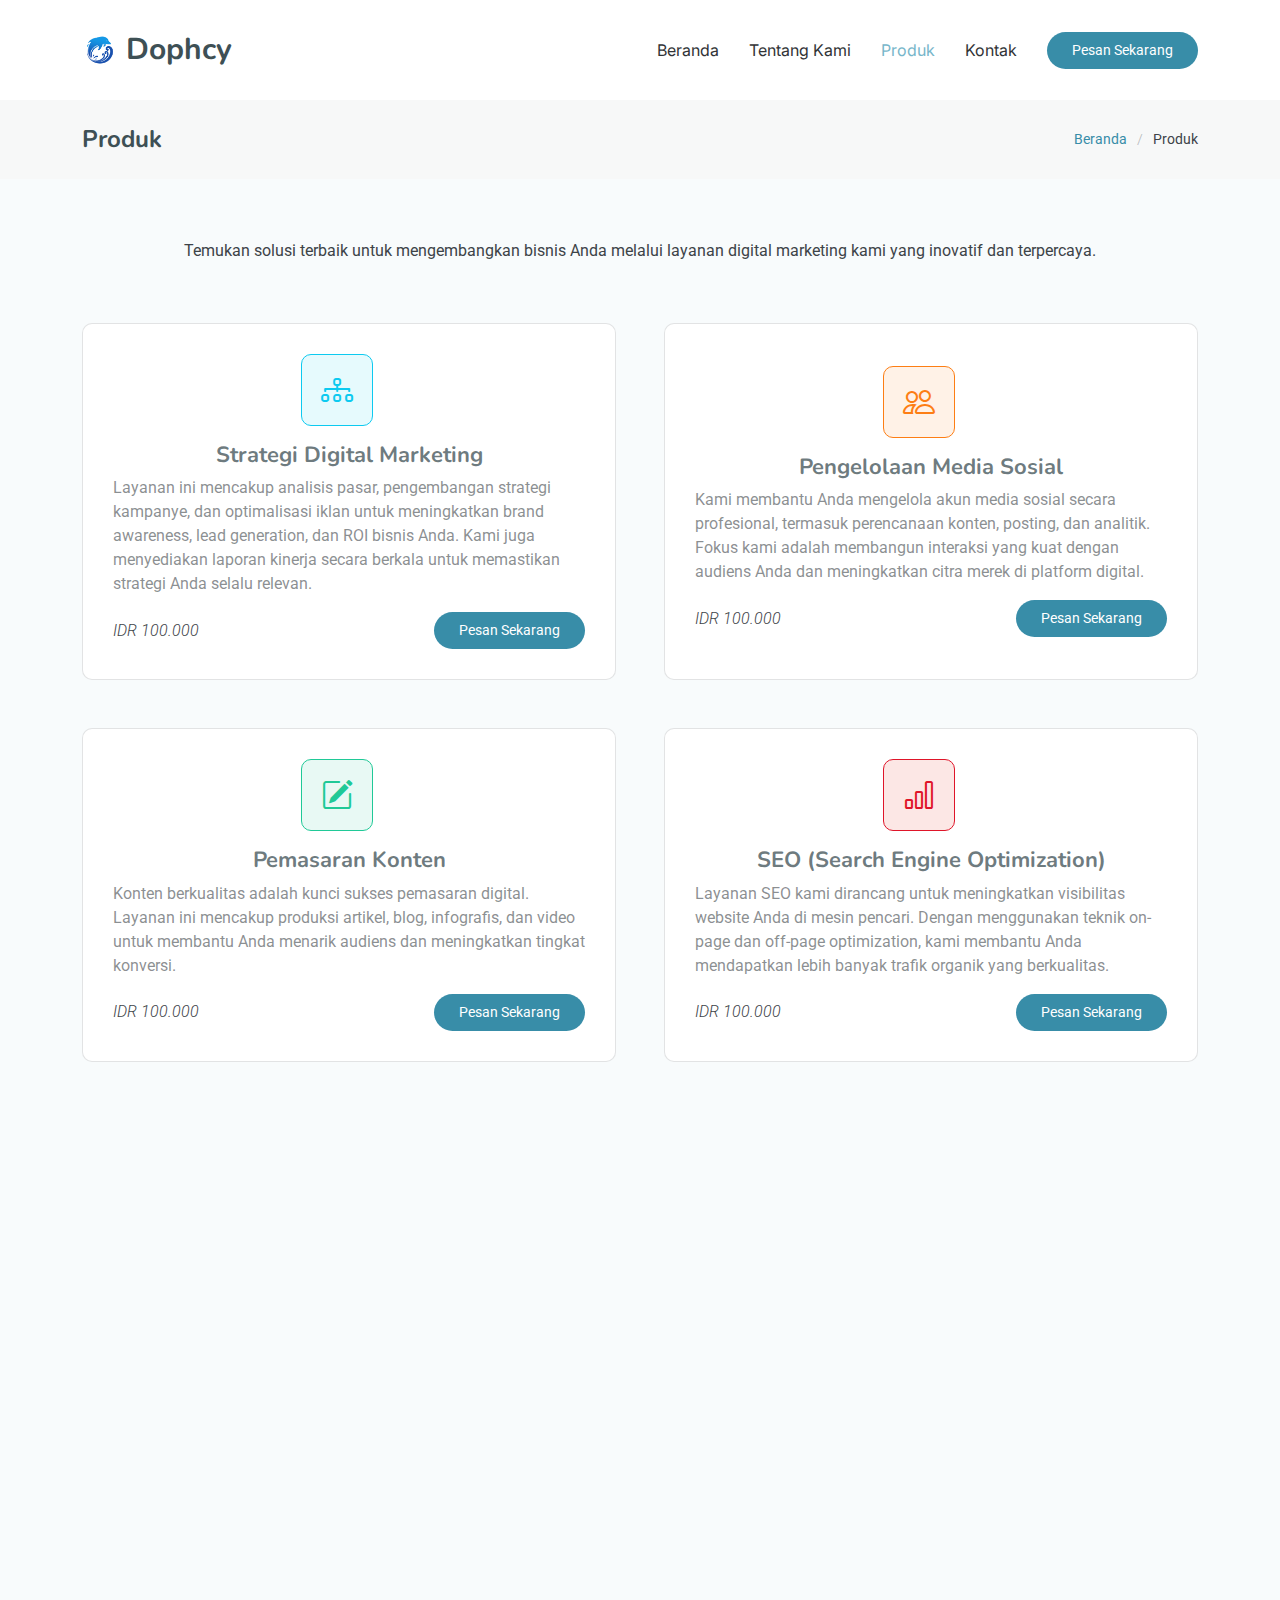
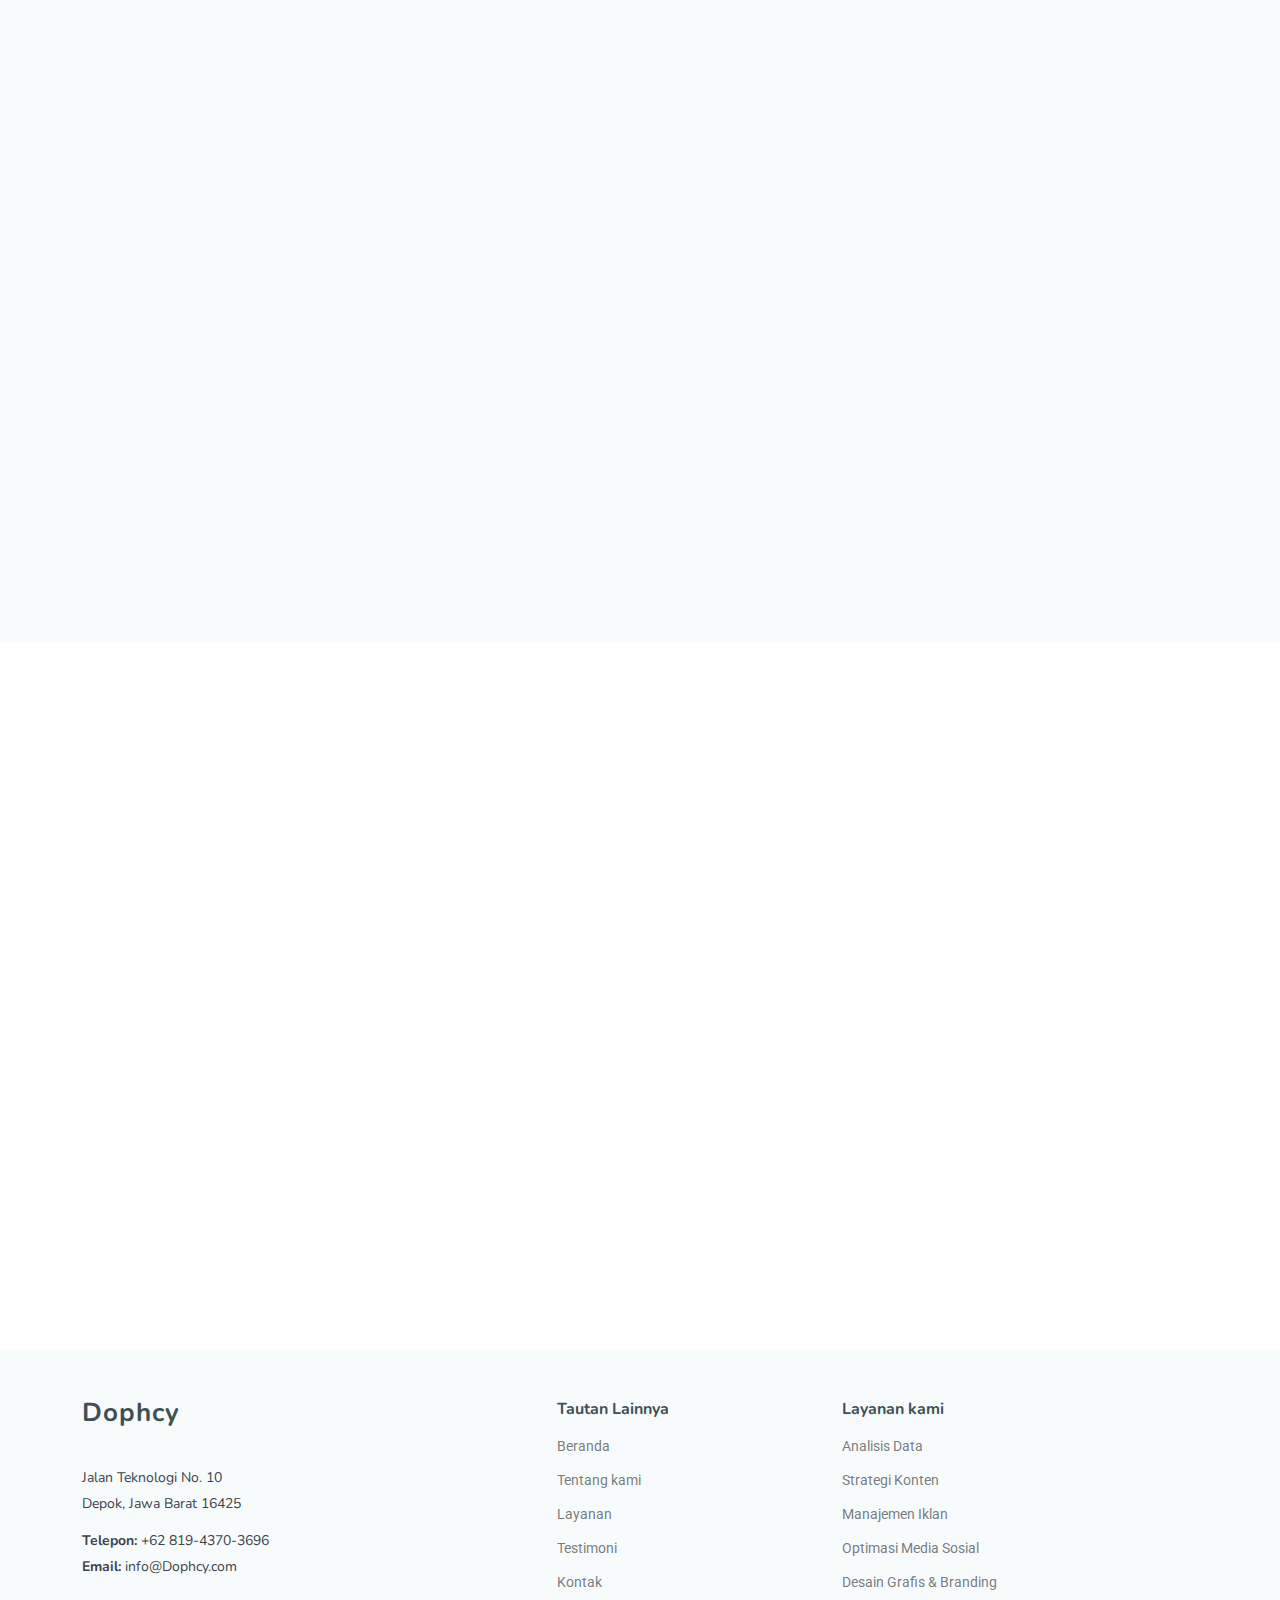
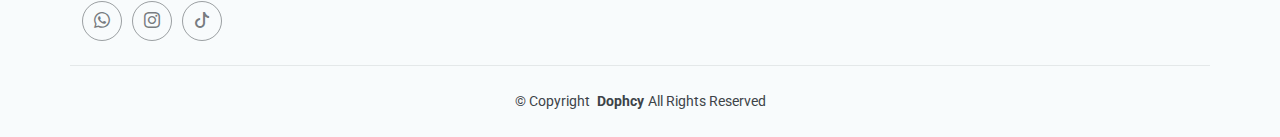
<file: product.html>
<!DOCTYPE html>
<html lang="en">
  <head>
    <meta charset="utf-8" />
    <meta content="width=device-width, initial-scale=1.0" name="viewport" />
    <title>Produk - Dophcy</title>
    <meta name="description" content="" />
    <meta name="keywords" content="" />

    <!-- Favicons -->
    <link href="assets/img/logo.png" rel="icon" />
    <link href="assets/img/logo.png" rel="apple-touch-icon" />

    <!-- Fonts -->
    <link href="https://fonts.googleapis.com" rel="preconnect" />
    <link href="https://fonts.gstatic.com" rel="preconnect" crossorigin />
    <link
      href="https://fonts.googleapis.com/css2?family=Roboto:ital,wght@0,100;0,300;0,400;0,500;0,700;0,900;1,100;1,300;1,400;1,500;1,700;1,900&family=Inter:wght@100;200;300;400;500;600;700;800;900&family=Nunito:ital,wght@0,200;0,300;0,400;0,500;0,600;0,700;0,800;0,900;1,200;1,300;1,400;1,500;1,600;1,700;1,800;1,900&display=swap"
      rel="stylesheet"
    />

    <!-- bootstrap -->
    <link
      href="https://cdn.jsdelivr.net/npm/bootstrap@5.3.3/dist/css/bootstrap.min.css"
      rel="stylesheet"
      integrity="sha384-QWTKZyjpPEjISv5WaRU9OFeRpok6YctnYmDr5pNlyT2bRjXh0JMhjY6hW+ALEwIH"
      crossorigin="anonymous"
    />

    <!-- Vendor CSS Files -->
    <link
      href="assets/vendor/bootstrap/css/bootstrap.min.css"
      rel="stylesheet"
    />
    <link
      href="assets/vendor/bootstrap-icons/bootstrap-icons.css"
      rel="stylesheet"
    />
    <link href="assets/vendor/aos/aos.css" rel="stylesheet" />
    <link
      href="assets/vendor/glightbox/css/glightbox.min.css"
      rel="stylesheet"
    />
    <link href="assets/vendor/swiper/swiper-bundle.min.css" rel="stylesheet" />

    <!-- Main CSS File -->
    <link href="assets/css/main.css" rel="stylesheet" />
  </head>

  <body class="starter-page-page">
    <header id="header" class="header d-flex align-items-center sticky-top">
      <div
        class="container-fluid container-xl position-relative d-flex align-items-center"
      >
        <a href="index.html" class="logo d-flex align-items-center me-auto">
          <img src="assets/img/logo.png" alt="" />
          <h1 class="sitename">Dophcy</h1>
        </a>

        <nav id="navmenu" class="navmenu">
          <ul>
            <li><a href="index.html">Beranda</a></li>
            <li><a href="about.html">Tentang Kami</a></li>
            <li><a href="product.html" class="active">Produk</a></li>
            <li><a href="contact.html">Kontak</a></li>
          </ul>
          <i class="mobile-nav-toggle d-xl-none bi bi-list"></i>
        </nav>

        <a class="btn-getstarted" href="order.html">Pesan Sekarang</a>
      </div>
    </header>

    <main class="main">
      <!-- Page Title -->
      <div class="page-title" data-aos="fade">
        <div
          class="container d-lg-flex justify-content-between align-items-center"
        >
          <h1 class="mb-2 mb-lg-0">Produk</h1>
          <nav class="breadcrumbs">
            <ol>
              <li><a href="index.html">Beranda</a></li>
              <li class="current">Produk</li>
            </ol>
          </nav>
        </div>
      </div>
      <!-- End Page Title -->

      <!-- Starter Section Section -->
      <section id="services" class="services section light-background">
        <!-- Section Title -->
        <div class="container section-title" data-aos="fade-up">
          <p>
            Temukan solusi terbaik untuk mengembangkan bisnis Anda melalui
            layanan digital marketing kami yang inovatif dan terpercaya.
          </p>
        </div>
        <!-- End Section Title -->

        <div class="container">
          <div class="row g-5">
            <!-- Detail Layanan 1 -->
            <div class="col-lg-6" data-aos="fade-up" data-aos-delay="100">
              <div
                class="service-item item-cyan position-relative d-flex flex-column justify-content-center align-items-center"
              >
                <div class="mb-3">
                  <i class="bi bi-diagram-3 icon"></i>
                </div>
                <div>
                  <h3 class="text-center">Strategi Digital Marketing</h3>
                  <p>
                    Layanan ini mencakup analisis pasar, pengembangan strategi
                    kampanye, dan optimalisasi iklan untuk meningkatkan brand
                    awareness, lead generation, dan ROI bisnis Anda. Kami juga
                    menyediakan laporan kinerja secara berkala untuk memastikan
                    strategi Anda selalu relevan.
                  </p>
                  <div
                    class="d-flex justify-content-between align-items-center mt-3"
                  >
                    <!-- Harga -->
                    <span class="fw-light fst-italic">IDR 100.000</span>
                    <!-- Tombol Pesan -->
                    <a href="order.html" class="btn-getstarted"
                      >Pesan Sekarang</a
                    >
                  </div>
                </div>
              </div>
            </div>

            <!-- Detail Layanan 2 -->
            <div class="col-lg-6" data-aos="fade-up" data-aos-delay="200">
              <div
                class="service-item item-orange position-relative d-flex flex-column justify-content-center align-items-center"
              >
                <div class="mb-3">
                  <i class="bi bi-people icon"></i>
                </div>
                <div>
                  <h3 class="text-center">Pengelolaan Media Sosial</h3>
                  <p>
                    Kami membantu Anda mengelola akun media sosial secara
                    profesional, termasuk perencanaan konten, posting, dan
                    analitik. Fokus kami adalah membangun interaksi yang kuat
                    dengan audiens Anda dan meningkatkan citra merek di platform
                    digital.
                  </p>
                  <div
                    class="d-flex justify-content-between align-items-center mt-3"
                  >
                    <!-- Harga -->
                    <span class="fw-light fst-italic">IDR 100.000</span>
                    <!-- Tombol Pesan -->
                    <a href="order.html" class="btn-getstarted"
                      >Pesan Sekarang</a
                    >
                  </div>
                </div>
              </div>
            </div>

            <!-- Detail Layanan 3 -->
            <div class="col-lg-6" data-aos="fade-up" data-aos-delay="300">
              <div
                class="service-item item-teal position-relative d-flex flex-column justify-content-center align-items-center"
              >
                <div class="mb-3">
                  <i class="bi bi-pencil-square icon"></i>
                </div>
                <div>
                  <h3 class="text-center">Pemasaran Konten</h3>
                  <p>
                    Konten berkualitas adalah kunci sukses pemasaran digital.
                    Layanan ini mencakup produksi artikel, blog, infografis, dan
                    video untuk membantu Anda menarik audiens dan meningkatkan
                    tingkat konversi.
                  </p>
                  <div
                    class="d-flex justify-content-between align-items-center mt-3"
                  >
                    <!-- Harga -->
                    <span class="fw-light fst-italic">IDR 100.000</span>
                    <!-- Tombol Pesan -->
                    <a href="order.html" class="btn-getstarted"
                      >Pesan Sekarang</a
                    >
                  </div>
                </div>
              </div>
            </div>

            <!-- Detail Layanan 4 -->
            <div class="col-lg-6" data-aos="fade-up" data-aos-delay="400">
              <div
                class="service-item item-red position-relative d-flex flex-column justify-content-center align-items-center"
              >
                <div class="mb-3">
                  <i class="bi bi-bar-chart icon"></i>
                </div>
                <div>
                  <h3 class="text-center">SEO (Search Engine Optimization)</h3>
                  <p>
                    Layanan SEO kami dirancang untuk meningkatkan visibilitas
                    website Anda di mesin pencari. Dengan menggunakan teknik
                    on-page dan off-page optimization, kami membantu Anda
                    mendapatkan lebih banyak trafik organik yang berkualitas.
                  </p>
                  <div
                    class="d-flex justify-content-between align-items-center mt-3"
                  >
                    <!-- Harga -->
                    <span class="fw-light fst-italic">IDR 100.000</span>
                    <!-- Tombol Pesan -->
                    <a href="order.html" class="btn-getstarted"
                      >Pesan Sekarang</a
                    >
                  </div>
                </div>
              </div>
            </div>

            <!-- Detail Layanan 5 -->
            <div class="col-lg-6" data-aos="fade-up" data-aos-delay="500">
              <div
                class="service-item item-indigo position-relative d-flex flex-column justify-content-center align-items-center"
              >
                <div class="mb-3">
                  <i class="bi bi-pie-chart icon"></i>
                </div>
                <div>
                  <h3 class="text-center">Analitik dan Laporan</h3>
                  <p>
                    Kami menyediakan analitik berbasis AI untuk memantau kinerja
                    kampanye dan memberikan wawasan penting. Laporan detail kami
                    memungkinkan Anda untuk memahami perilaku pelanggan dan
                    mengoptimalkan strategi pemasaran.
                  </p>
                  <div
                    class="d-flex justify-content-between align-items-center mt-3"
                  >
                    <!-- Harga -->
                    <span class="fw-light fst-italic">IDR 100.000</span>
                    <!-- Tombol Pesan -->
                    <a href="order.html" class="btn-getstarted"
                      >Pesan Sekarang</a
                    >
                  </div>
                </div>
              </div>
            </div>

            <!-- Detail Layanan 6 -->
            <div class="col-lg-6" data-aos="fade-up" data-aos-delay="600">
              <div
                class="service-item item-pink position-relative d-flex flex-column justify-content-center align-items-center"
              >
                <div class="mb-3">
                  <i class="bi bi-globe icon"></i>
                </div>
                <div>
                  <h3 class="text-center">Pengembangan Website Perusahaan</h3>
                  <p>
                    Layanan ini mencakup desain dan pengembangan website
                    profesional dengan fitur modern. Kami membantu Anda
                    menampilkan profil perusahaan secara menarik dan informatif
                    kepada calon klien atau pelanggan.
                  </p>
                  <div
                    class="d-flex justify-content-between align-items-center mt-3"
                  >
                    <!-- Harga -->
                    <span class="fw-light fst-italic">IDR 100.000</span>
                    <!-- Tombol Pesan -->
                    <a href="order.html" class="btn-getstarted"
                      >Pesan Sekarang</a
                    >
                  </div>
                </div>
              </div>
            </div>

            <!-- Detail Layanan 7 -->
            <div class="col-lg-6" data-aos="fade-up" data-aos-delay="700">
              <div
                class="service-item item-purple position-relative d-flex flex-column justify-content-center align-items-center"
              >
                <div class="mb-3">
                  <i class="bi bi-cart4 icon"></i>
                </div>
                <div>
                  <h3 class="text-center">Pengembangan Website E-commerce</h3>
                  <p>
                    Kami menghadirkan solusi e-commerce yang mudah digunakan dan
                    skalabel, dengan fitur-fitur seperti integrasi pembayaran
                    online, pengelolaan inventaris, dan analitik penjualan.
                  </p>
                  <div
                    class="d-flex justify-content-between align-items-center mt-3"
                  >
                    <!-- Harga -->
                    <span class="fw-light fst-italic">IDR 100.000</span>
                    <!-- Tombol Pesan -->
                    <a href="order.html" class="btn-getstarted"
                      >Pesan Sekarang</a
                    >
                  </div>
                </div>
              </div>
            </div>

            <!-- Detail Layanan 8 -->
            <div class="col-lg-6" data-aos="fade-up" data-aos-delay="800">
              <div
                class="service-item item-green position-relative d-flex flex-column justify-content-center align-items-center"
              >
                <div class="mb-3">
                  <i class="bi bi-building icon"></i>
                </div>
                <div>
                  <h3 class="text-center">Video Profil Perusahaan</h3>
                  <p>
                    Kami memproduksi video profil perusahaan yang berkualitas
                    untuk meningkatkan daya tarik dan kepercayaan pelanggan
                    terhadap bisnis Anda.
                  </p>
                  <div
                    class="d-flex justify-content-between align-items-center mt-3"
                  >
                    <!-- Harga -->
                    <span class="fw-light fst-italic">IDR 100.000</span>
                    <!-- Tombol Pesan -->
                    <a href="order.html" class="btn-getstarted"
                      >Pesan Sekarang</a
                    >
                  </div>
                </div>
              </div>
            </div>

            <!-- Detail Layanan 9 -->
            <div class="col-lg-6" data-aos="fade-up" data-aos-delay="900">
              <div
                class="service-item item-blue position-relative d-flex flex-column justify-content-center align-items-center"
              >
                <div class="mb-3">
                  <i class="bi bi-play-btn icon"></i>
                </div>
                <div>
                  <h3 class="text-center">Social Media Video Content</h3>
                  <p class="text-center">
                    Kami menawarkan layanan produksi konten video kreatif yang
                    dirancang khusus untuk platform media sosial. Konten ini
                    bertujuan menarik perhatian audiens Anda dengan konsep
                    menarik dan visual yang memikat.
                  </p>
                  <div
                    class="d-flex justify-content-between align-items-center mt-3"
                  >
                    <!-- Harga -->
                    <span class="fw-light fst-italic">IDR 100.000</span>
                    <!-- Tombol Pesan -->
                    <a href="order.html" class="btn-getstarted"
                      >Pesan Sekarang</a
                    >
                  </div>
                </div>
              </div>
            </div>

            <!-- Detail Layanan 10 -->
            <div class="col-lg-6" data-aos="fade-up" data-aos-delay="1000">
              <div
                class="service-item item-yellow position-relative d-flex flex-column justify-content-center align-items-center"
              >
                <div class="mb-3">
                  <i class="bi bi-film icon"></i>
                </div>
                <div>
                  <h3 class="text-center">Video Editing & Motion Graphics</h3>
                  <p class="text-center">
                    Kami menyediakan layanan editing video dan pembuatan motion
                    graphics berkualitas tinggi untuk mendukung kebutuhan bisnis
                    atau promosi Anda.
                  </p>
                  <div
                    class="d-flex justify-content-between align-items-center mt-3"
                  >
                    <!-- Harga -->
                    <span class="fw-light fst-italic">IDR 100.000</span>
                    <!-- Tombol Pesan -->
                    <a href="order.html" class="btn-getstarted"
                      >Pesan Sekarang</a
                    >
                  </div>
                </div>
              </div>
            </div>
          </div>
        </div>
      </section>

      <!-- More Features Section -->
      <section id="more-features" class="more-features section">
        <div class="container">
          <div class="row justify-content-around gy-4">
            <!-- Text Content -->
            <div
              class="col-lg-6 d-flex flex-column justify-content-center order-2 order-lg-1"
              data-aos="fade-up"
              data-aos-delay="100"
            >
              <h3>Unique Value Proposition</h3>
              <p>
                Jelajahi keunggulan layanan kami yang dirancang untuk memberikan
                dampak signifikan pada pertumbuhan bisnis Anda.
              </p>

              <div class="row">
                <!-- Feature 1 -->
                <div class="col-lg-6 icon-box d-flex">
                  <i class="bi bi-graph-up-arrow flex-shrink-0"></i>
                  <div>
                    <h4>Pendekatan Berbasis Data</h4>
                    <p>
                      Semua strategi dirancang berdasarkan analisis data yang
                      akurat untuk memastikan efektivitas dan efisiensi.
                    </p>
                  </div>
                </div>
                <!-- End Feature 1 -->

                <!-- Feature 2 -->
                <div class="col-lg-6 icon-box d-flex">
                  <i class="bi bi-people-fill flex-shrink-0"></i>
                  <div>
                    <h4>Tim Profesional Berpengalaman</h4>
                    <p>
                      Tenaga ahli di bidang digital marketing, konten kreatif,
                      dan pengembangan website.
                    </p>
                  </div>
                </div>
                <!-- End Feature 2 -->

                <!-- Feature 3 -->
                <div class="col-lg-6 icon-box d-flex">
                  <i class="bi bi-gear-wide-connected flex-shrink-0"></i>
                  <div>
                    <h4>Solusi yang Disesuaikan</h4>
                    <p>
                      Setiap layanan dipersonalisasi untuk memenuhi kebutuhan
                      spesifik bisnis Anda.
                    </p>
                  </div>
                </div>
                <!-- End Feature 3 -->

                <!-- Feature 4 -->
                <div class="col-lg-6 icon-box d-flex">
                  <i class="bi bi-award-fill flex-shrink-0"></i>
                  <div>
                    <h4>Komitmen pada Hasil</h4>
                    <p>
                      Fokus pada peningkatan ROI, konversi, dan pertumbuhan
                      bisnis secara berkelanjutan.
                    </p>
                  </div>
                </div>
                <!-- End Feature 4 -->

                <!-- Feature 5 -->
                <div class="col-lg-6 icon-box d-flex">
                  <i class="bi bi-lightbulb-fill flex-shrink-0"></i>
                  <div>
                    <h4>Konten Kreatif Berkualitas Tinggi</h4>
                    <p>
                      Produksi konten menarik yang relevan dengan target pasar
                      Anda untuk meningkatkan engagement dan visibilitas.
                    </p>
                  </div>
                </div>
                <!-- End Feature 5 -->
              </div>
            </div>
            <!-- End Text Content -->

            <!-- Image Content -->
            <div
              class="features-image col-lg-5 order-1 order-lg-2"
              data-aos="fade-up"
              data-aos-delay="200"
            >
              <img
                src="assets/img/features-3.jpg"
                alt="Manfaatkan Layanan Unggulan Kami"
                class="img-fluid rounded shadow"
              />
            </div>
            <!-- End Image Content -->
          </div>
        </div>
      </section>
      <!-- /More Features Section -->

      <!-- /Starter Section Section -->
    </main>

    <footer id="footer" class="footer position-relative light-background">
      <div class="container footer-top">
        <div class="row gy-4">
          <div class="col-lg-5 col-md-7 footer-about">
            <a href="index.html" class="logo d-flex align-items-center">
              <span class="sitename">Dophcy</span>
            </a>
            <div class="footer-contact pt-3">
              <p>Jalan Teknologi No. 10</p>
              <p>Depok, Jawa Barat 16425</p>
              <p class="mt-3">
                <strong>Telepon:</strong> <span>+62 819-4370-3696</span>
              </p>
              <p><strong>Email:</strong> <span>info@Dophcy.com</span></p>
            </div>
            <div class="social-links d-flex mt-4">
              <a
                target="_blank"
                href="https://api.whatsapp.com/send?phone=6281943703696"
                ><i class="bi bi-whatsapp"></i
              ></a>
              <a target="_blank" href="https://instagram.com/dophcy"
                ><i class="bi bi-instagram"></i
              ></a>
              <a target="_blank" href="https://tiktok.com/@dophcy"
                ><i class="bi bi-tiktok"></i
              ></a>
            </div>
          </div>

          <div class="col-lg-3 col-md-4 footer-links">
            <h4>Tautan Lainnya</h4>
            <ul>
              <li><a href="index.html">Beranda</a></li>
              <li><a href="about.html">Tentang kami</a></li>
              <li><a href="product.html">Layanan</a></li>
              <li><a href="about.html#testimonials">Testimoni</a></li>
              <li><a href="contact.html">Kontak</a></li>
            </ul>
          </div>

          <div class="col-lg-3 col-md-4 footer-links">
            <h4>Layanan kami</h4>
            <ul>
              <li><a href="#!">Analisis Data </a></li>
              <li><a href="#!">Strategi Konten </a></li>
              <li><a href="#!">Manajemen Iklan</a></li>
              <li><a href="#!">Optimasi Media Sosial</a></li>
              <li><a href="#!">Desain Grafis & Branding</a></li>
            </ul>
          </div>
        </div>
      </div>

      <div class="container copyright text-center mt-4">
        <p>
          © <span>Copyright</span> <strong class="px-1 sitename">Dophcy</strong
          ><span>All Rights Reserved</span>
        </p>
      </div>
    </footer>

    <!-- Scroll Top -->
    <a
      href="#"
      id="scroll-top"
      class="scroll-top d-flex align-items-center justify-content-center"
      ><i class="bi bi-arrow-up-short"></i
    ></a>

    <!-- Preloader -->
    <div id="preloader"></div>

    <!-- Vendor JS Files -->
    <script src="assets/vendor/bootstrap/js/bootstrap.bundle.min.js"></script>
    <script src="assets/vendor/php-email-form/validate.js"></script>
    <script src="assets/vendor/aos/aos.js"></script>
    <script src="assets/vendor/glightbox/js/glightbox.min.js"></script>
    <script src="assets/vendor/swiper/swiper-bundle.min.js"></script>

    <!-- Main JS File -->
    <script src="assets/js/main.js"></script>
  </body>
</html>
</file>
<file: assets/css/main.css>
/* Fonts */
:root {
  --default-font: "Roboto", system-ui, -apple-system, "Segoe UI", Roboto,
    "Helvetica Neue", Arial, "Noto Sans", "Liberation Sans", sans-serif,
    "Apple Color Emoji", "Segoe UI Emoji", "Segoe UI Symbol", "Noto Color Emoji";
  --heading-font: "Nunito", sans-serif;
  --nav-font: "Inter", sans-serif;
}

/* Global Colors - The following color variables are used throughout the website. Updating them here will change the color scheme of the entire website */
:root {
  --background-color: #ffffff; /* Background color for the entire website, including individual sections */
  --default-color: #3d4348; /* Default color used for the majority of the text content across the entire website */
  --heading-color: #3e5055; /* Color for headings, subheadings and title throughout the website */
  --accent-color: #388da8; /* Accent color that represents your brand on the website. It's used for buttons, links, and other elements that need to stand out */
  --surface-color: #ffffff; /* The surface color is used as a background of boxed elements within sections, such as cards, icon boxes, or other elements that require a visual separation from the global background. */
  --contrast-color: #ffffff; /* Contrast color for text, ensuring readability against backgrounds of accent, heading, or default colors. */
}

/* Nav Menu Colors - The following color variables are used specifically for the navigation menu. They are separate from the global colors to allow for more customization options */
:root {
  --nav-color: #313336; /* The default color of the main navmenu links */
  --nav-hover-color: #77b6ca; /* Applied to main navmenu links when they are hovered over or active */
  --nav-mobile-background-color: #ffffff; /* Used as the background color for mobile navigation menu */
  --nav-dropdown-background-color: #ffffff; /* Used as the background color for dropdown items that appear when hovering over primary navigation items */
  --nav-dropdown-color: #313336; /* Used for navigation links of the dropdown items in the navigation menu. */
  --nav-dropdown-hover-color: #77b6ca; /* Similar to --nav-hover-color, this color is applied to dropdown navigation links when they are hovered over. */
}

/* Color Presets - These classes override global colors when applied to any section or element, providing reuse of the sam color scheme. */

.light-background {
  --background-color: #f8fbfc;
  --surface-color: #ffffff;
}

.dark-background {
  --background-color: #060606;
  --default-color: #ffffff;
  --heading-color: #ffffff;
  --surface-color: #252525;
  --contrast-color: #ffffff;
}

/* Smooth scroll */
:root {
  scroll-behavior: smooth;
}

/*--------------------------------------------------------------
# General Styling & Shared Classes
--------------------------------------------------------------*/
body {
  color: var(--default-color);
  background-color: var(--background-color);
  font-family: var(--default-font);
}

a {
  color: var(--accent-color);
  text-decoration: none;
  transition: 0.3s;
}

a:hover {
  color: color-mix(in srgb, var(--accent-color), transparent 25%);
  text-decoration: none;
}

h1,
h2,
h3,
h4,
h5,
h6 {
  color: var(--heading-color);
  font-family: var(--heading-font);
}

/* PHP Email Form Messages
------------------------------*/
.php-email-form .error-message {
  display: none;
  background: #df1529;
  color: #ffffff;
  text-align: left;
  padding: 15px;
  margin-bottom: 24px;
  font-weight: 600;
}

.php-email-form .sent-message {
  display: none;
  color: #ffffff;
  background: #059652;
  text-align: center;
  padding: 15px;
  margin-bottom: 24px;
  font-weight: 600;
}

.php-email-form .loading {
  display: none;
  background: var(--surface-color);
  text-align: center;
  padding: 15px;
  margin-bottom: 24px;
}

.php-email-form .loading:before {
  content: "";
  display: inline-block;
  border-radius: 50%;
  width: 24px;
  height: 24px;
  margin: 0 10px -6px 0;
  border: 3px solid var(--accent-color);
  border-top-color: var(--surface-color);
  animation: php-email-form-loading 1s linear infinite;
}

@keyframes php-email-form-loading {
  0% {
    transform: rotate(0deg);
  }

  100% {
    transform: rotate(360deg);
  }
}

/*--------------------------------------------------------------
# Global Header
--------------------------------------------------------------*/
.header {
  color: var(--default-color);
  background-color: var(--background-color);
  padding: 20px 0;
  transition: all 0.5s;
  z-index: 997;
}

.header .logo {
  line-height: 1;
}

.header .logo img {
  max-height: 36px;
  margin-right: 8px;
}

.header .logo h1 {
  font-size: 30px;
  margin: 0;
  font-weight: 700;
  color: var(--heading-color);
}

@media (max-width: 480px) {
  .header .logo img {
    max-height: 24px;
  }

  .header .logo h1 {
    font-size: 24px;
  }
}

.header .btn-getstarted,
.header .btn-getstarted:focus {
  color: var(--contrast-color);
  background: var(--accent-color);
  font-size: 14px;
  padding: 8px 25px;
  margin: 0 0 0 30px;
  border-radius: 50px;
  transition: 0.3s;
}

.header .btn-getstarted:hover,
.header .btn-getstarted:focus:hover {
  color: var(--contrast-color);
  background: color-mix(in srgb, var(--accent-color), transparent 15%);
}

.service-item .btn-getstarted,
.service-item .btn-getstarted:focus {
  color: var(--contrast-color);
  background: var(--accent-color);
  font-size: 14px;
  padding: 8px 25px;
  margin: 0 0 0 30px;
  border-radius: 50px;
  transition: 0.3s;
}

.service-item .btn-getstarted:hover,
.service-item .btn-getstarted:focus:hover {
  color: var(--contrast-color);
  background: color-mix(in srgb, var(--accent-color), transparent 15%);
}

@media (max-width: 1200px) {
  .header .logo {
    order: 1;
  }

  .header .btn-getstarted {
    order: 2;
    margin: 0 15px 0 0;
    padding: 6px 15px;
  }

  .header .navmenu {
    order: 3;
  }
}

.scrolled .header {
  box-shadow: 0px 0 18px rgba(0, 0, 0, 0.1);
}

/* Index Page Header
------------------------------*/
.index-page .header {
  --background-color: rgba(255, 255, 255, 0);
}

/* Index Page Header on Scroll
------------------------------*/
.index-page.scrolled .header {
  --background-color: #ffffff;
}

/*--------------------------------------------------------------
# Navigation Menu
--------------------------------------------------------------*/
/* Desktop Navigation */
@media (min-width: 1200px) {
  .navmenu {
    padding: 0;
  }

  .navmenu ul {
    margin: 0;
    padding: 0;
    display: flex;
    list-style: none;
    align-items: center;
  }

  .navmenu li {
    position: relative;
  }

  .navmenu a,
  .navmenu a:focus {
    color: var(--nav-color);
    padding: 18px 15px;
    font-size: 16px;
    font-family: var(--nav-font);
    font-weight: 400;
    display: flex;
    align-items: center;
    justify-content: space-between;
    white-space: nowrap;
    transition: 0.3s;
  }

  .navmenu a i,
  .navmenu a:focus i {
    font-size: 12px;
    line-height: 0;
    margin-left: 5px;
    transition: 0.3s;
  }

  .navmenu li:last-child a {
    padding-right: 0;
  }

  .navmenu li:hover > a,
  .navmenu .active,
  .navmenu .active:focus {
    color: var(--nav-hover-color);
  }

  .navmenu .dropdown ul {
    margin: 0;
    padding: 10px 0;
    background: var(--nav-dropdown-background-color);
    display: block;
    position: absolute;
    visibility: hidden;
    left: 14px;
    top: 130%;
    opacity: 0;
    transition: 0.3s;
    border-radius: 4px;
    z-index: 99;
    box-shadow: 0px 0px 30px rgba(0, 0, 0, 0.1);
  }

  .navmenu .dropdown ul li {
    min-width: 200px;
  }

  .navmenu .dropdown ul a {
    padding: 10px 20px;
    font-size: 15px;
    text-transform: none;
    color: var(--nav-dropdown-color);
  }

  .navmenu .dropdown ul a i {
    font-size: 12px;
  }

  .navmenu .dropdown ul a:hover,
  .navmenu .dropdown ul .active:hover,
  .navmenu .dropdown ul li:hover > a {
    color: var(--nav-dropdown-hover-color);
  }

  .navmenu .dropdown:hover > ul {
    opacity: 1;
    top: 100%;
    visibility: visible;
  }

  .navmenu .dropdown .dropdown ul {
    top: 0;
    left: -90%;
    visibility: hidden;
  }

  .navmenu .dropdown .dropdown:hover > ul {
    opacity: 1;
    top: 0;
    left: -100%;
    visibility: visible;
  }

  .navmenu .megamenu {
    position: static;
  }

  .navmenu .megamenu ul {
    margin: 0;
    padding: 10px;
    background: var(--nav-dropdown-background-color);
    box-shadow: 0px 0px 20px rgba(0, 0, 0, 0.1);
    position: absolute;
    top: 130%;
    left: 0;
    right: 0;
    visibility: hidden;
    opacity: 0;
    display: flex;
    transition: 0.3s;
    border-radius: 4px;
    z-index: 99;
  }

  .navmenu .megamenu ul li {
    flex: 1;
  }

  .navmenu .megamenu ul li a,
  .navmenu .megamenu ul li:hover > a {
    padding: 10px 20px;
    font-size: 15px;
    color: var(--nav-dropdown-color);
  }

  .navmenu .megamenu ul li a:hover,
  .navmenu .megamenu ul li .active,
  .navmenu .megamenu ul li .active:hover {
    color: var(--nav-dropdown-hover-color);
  }

  .navmenu .megamenu:hover > ul {
    opacity: 1;
    top: 100%;
    visibility: visible;
  }
}

/* Mobile Navigation */
@media (max-width: 1199px) {
  .mobile-nav-toggle {
    color: var(--nav-color);
    font-size: 28px;
    line-height: 0;
    margin-right: 10px;
    cursor: pointer;
    transition: color 0.3s;
  }

  .navmenu {
    padding: 0;
    z-index: 9997;
  }

  .navmenu ul {
    display: none;
    list-style: none;
    position: absolute;
    inset: 60px 20px 20px 20px;
    padding: 10px 0;
    margin: 0;
    border-radius: 6px;
    background-color: var(--nav-mobile-background-color);
    overflow-y: auto;
    transition: 0.3s;
    z-index: 9998;
    box-shadow: 0px 0px 30px rgba(0, 0, 0, 0.1);
  }

  .navmenu a,
  .navmenu a:focus {
    color: var(--nav-dropdown-color);
    padding: 10px 20px;
    font-family: var(--nav-font);
    font-size: 17px;
    font-weight: 500;
    display: flex;
    align-items: center;
    justify-content: space-between;
    white-space: nowrap;
    transition: 0.3s;
  }

  .navmenu a i,
  .navmenu a:focus i {
    font-size: 12px;
    line-height: 0;
    margin-left: 5px;
    width: 30px;
    height: 30px;
    display: flex;
    align-items: center;
    justify-content: center;
    border-radius: 50%;
    transition: 0.3s;
    background-color: color-mix(in srgb, var(--accent-color), transparent 90%);
  }

  .navmenu a i:hover,
  .navmenu a:focus i:hover {
    background-color: var(--accent-color);
    color: var(--contrast-color);
  }

  .navmenu a:hover,
  .navmenu .active,
  .navmenu .active:focus {
    color: var(--nav-dropdown-hover-color);
  }

  .navmenu .active i,
  .navmenu .active:focus i {
    background-color: var(--accent-color);
    color: var(--contrast-color);
    transform: rotate(180deg);
  }

  .navmenu .dropdown ul {
    position: static;
    display: none;
    z-index: 99;
    padding: 10px 0;
    margin: 10px 20px;
    background-color: var(--nav-dropdown-background-color);
    border: 1px solid color-mix(in srgb, var(--default-color), transparent 90%);
    transition: all 0.5s ease-in-out;
    box-shadow: none;
  }

  .navmenu .dropdown ul ul {
    background-color: rgba(33, 37, 41, 0.1);
  }

  .navmenu .dropdown > .dropdown-active {
    display: block;
    background-color: rgba(33, 37, 41, 0.03);
  }

  .mobile-nav-active {
    overflow: hidden;
  }

  .mobile-nav-active .mobile-nav-toggle {
    color: #fff;
    position: absolute;
    font-size: 32px;
    top: 15px;
    right: 15px;
    margin-right: 0;
    z-index: 9999;
  }

  .mobile-nav-active .navmenu {
    position: fixed;
    overflow: hidden;
    inset: 0;
    background: rgba(33, 37, 41, 0.8);
    transition: 0.3s;
  }

  .mobile-nav-active .navmenu > ul {
    display: block;
  }
}

/*--------------------------------------------------------------
# Global Footer
--------------------------------------------------------------*/
.footer {
  color: var(--default-color);
  background-color: var(--background-color);
  font-size: 14px;
  position: relative;
}

.footer .footer-top {
  padding-top: 50px;
}

.footer .footer-about .logo {
  line-height: 1;
  margin-bottom: 25px;
}

.footer .footer-about .logo img {
  max-height: 40px;
  margin-right: 6px;
}

.footer .footer-about .logo span {
  font-size: 26px;
  font-weight: 700;
  letter-spacing: 1px;
  font-family: var(--heading-font);
  color: var(--heading-color);
}

.footer .footer-about p {
  font-size: 14px;
  font-family: var(--heading-font);
}

.footer .social-links a {
  display: flex;
  align-items: center;
  justify-content: center;
  width: 40px;
  height: 40px;
  border-radius: 50%;
  border: 1px solid color-mix(in srgb, var(--default-color), transparent 50%);
  font-size: 16px;
  color: color-mix(in srgb, var(--default-color), transparent 30%);
  margin-right: 10px;
  transition: 0.3s;
}

.footer .social-links a:hover {
  color: var(--accent-color);
  border-color: var(--accent-color);
}

.footer h4 {
  font-size: 16px;
  font-weight: bold;
  position: relative;
  padding-bottom: 12px;
}

.footer .footer-links {
  margin-bottom: 30px;
}

.footer .footer-links ul {
  list-style: none;
  padding: 0;
  margin: 0;
}

.footer .footer-links ul i {
  padding-right: 2px;
  font-size: 12px;
  line-height: 0;
}

.footer .footer-links ul li {
  padding: 10px 0;
  display: flex;
  align-items: center;
}

.footer .footer-links ul li:first-child {
  padding-top: 0;
}

.footer .footer-links ul a {
  color: color-mix(in srgb, var(--default-color), transparent 30%);
  display: inline-block;
  line-height: 1;
}

.footer .footer-links ul a:hover {
  color: var(--accent-color);
}

.footer .footer-contact p {
  margin-bottom: 5px;
}

.footer .footer-newsletter .newsletter-form {
  margin-top: 30px;
  margin-bottom: 15px;
  padding: 6px 8px;
  position: relative;
  border-radius: 50px;
  border: 1px solid color-mix(in srgb, var(--accent-color), transparent 70%);
  display: flex;
  background-color: var(--surface-color);
  transition: 0.3s;
}

.footer .footer-newsletter .newsletter-form:focus-within {
  border-color: var(--accent-color);
}

.footer .footer-newsletter .newsletter-form input[type="email"] {
  border: 0;
  padding: 4px 10px;
  width: 100%;
  background-color: var(--contrsast-color);
  color: var(--default-color);
}

.footer .footer-newsletter .newsletter-form input[type="email"]:focus-visible {
  outline: none;
}

.footer .footer-newsletter .newsletter-form input[type="submit"] {
  border: 0;
  font-size: 16px;
  padding: 0 20px;
  margin: -7px -9px -7px 0;
  background: var(--accent-color);
  color: var(--contrast-color);
  transition: 0.3s;
  border-radius: 50px;
}

.footer .footer-newsletter .newsletter-form input[type="submit"]:hover {
  background: color-mix(in srgb, var(--accent-color), transparent 20%);
}

.footer .copyright {
  padding-top: 25px;
  padding-bottom: 25px;
  border-top: 1px solid
    color-mix(in srgb, var(--default-color), transparent 90%);
}

.footer .copyright p {
  margin-bottom: 0;
}

.footer .credits {
  margin-top: 6px;
  font-size: 13px;
}

/*--------------------------------------------------------------
# Preloader
--------------------------------------------------------------*/
#preloader {
  position: fixed;
  inset: 0;
  z-index: 9999;
  overflow: hidden;
  background-color: var(--background-color);
  transition: all 0.6s ease-out;
  width: 100%;
  height: 100vh;
}

#preloader:before,
#preloader:after {
  content: "";
  position: absolute;
  border: 4px solid var(--accent-color);
  border-radius: 50%;
  animation: animate-preloader 2s cubic-bezier(0, 0.2, 0.8, 1) infinite;
}

#preloader:after {
  animation-delay: -0.5s;
}

@keyframes animate-preloader {
  0% {
    width: 10px;
    height: 10px;
    top: calc(50% - 5px);
    left: calc(50% - 5px);
    opacity: 1;
  }

  100% {
    width: 72px;
    height: 72px;
    top: calc(50% - 36px);
    left: calc(50% - 36px);
    opacity: 0;
  }
}

/*--------------------------------------------------------------
# Scroll Top Button
--------------------------------------------------------------*/
.scroll-top {
  position: fixed;
  visibility: hidden;
  opacity: 0;
  right: 15px;
  bottom: -15px;
  z-index: 99999;
  background-color: var(--accent-color);
  width: 44px;
  height: 44px;
  border-radius: 50px;
  transition: all 0.4s;
}

.scroll-top i {
  font-size: 24px;
  color: var(--contrast-color);
  line-height: 0;
}

.scroll-top:hover {
  background-color: color-mix(in srgb, var(--accent-color), transparent 20%);
  color: var(--contrast-color);
}

.scroll-top.active {
  visibility: visible;
  opacity: 1;
  bottom: 15px;
}

/*--------------------------------------------------------------
# Disable aos animation delay on mobile devices
--------------------------------------------------------------*/
@media screen and (max-width: 768px) {
  [data-aos-delay] {
    transition-delay: 0 !important;
  }
}

/*--------------------------------------------------------------
# Global Page Titles & Breadcrumbs
--------------------------------------------------------------*/
.page-title {
  --background-color: color-mix(in srgb, var(--default-color), transparent 96%);
  color: var(--default-color);
  background-color: var(--background-color);
  padding: 25px 0;
  position: relative;
}

.page-title h1 {
  font-size: 24px;
  font-weight: 700;
}

.page-title .breadcrumbs ol {
  display: flex;
  flex-wrap: wrap;
  list-style: none;
  padding: 0;
  margin: 0;
  font-size: 14px;
}

.page-title .breadcrumbs ol li + li {
  padding-left: 10px;
}

.page-title .breadcrumbs ol li + li::before {
  content: "/";
  display: inline-block;
  padding-right: 10px;
  color: color-mix(in srgb, var(--default-color), transparent 70%);
}

/*--------------------------------------------------------------
# Global Sections
--------------------------------------------------------------*/
section,
.section {
  color: var(--default-color);
  background-color: var(--background-color);
  padding: 60px 0;
  scroll-margin-top: 100px;
  overflow: clip;
}

@media (max-width: 1199px) {
  section,
  .section {
    scroll-margin-top: 66px;
  }
}

/*--------------------------------------------------------------
# Global Section Titles
--------------------------------------------------------------*/
.section-title {
  text-align: center;
  padding-bottom: 60px;
  position: relative;
}

.section-title h2 {
  font-size: 32px;
  font-weight: 700;
  margin-bottom: 20px;
  padding-bottom: 20px;
  position: relative;
}

.section-title h2:after {
  content: "";
  position: absolute;
  display: block;
  width: 50px;
  height: 3px;
  background: var(--accent-color);
  left: 0;
  right: 0;
  bottom: 0;
  margin: auto;
}

.section-title p {
  margin-bottom: 0;
}

/*--------------------------------------------------------------
# Hero Section
--------------------------------------------------------------*/
.hero {
  width: 100%;
  min-height: 70vh;
  position: relative;
  padding: 180px 0 40px 0;
  display: flex;
  align-items: center;
  overflow: hidden;
}

.hero .hero-bg img {
  position: absolute;
  inset: 0;
  display: block;
  width: 100%;
  height: 100%;
  object-fit: cover;
  z-index: 1;
}

.hero .hero-bg::before {
  content: "";
  background: color-mix(in srgb, var(--background-color), transparent 15%);
  position: absolute;
  inset: 0;
  z-index: 2;
}

.hero .container {
  position: relative;
  z-index: 3;
}

.hero h1 {
  margin: 0;
  font-size: 48px;
  font-weight: 700;
  line-height: 56px;
}

.hero h1 span {
  color: var(--accent-color);
}

.hero p {
  color: color-mix(in srgb, var(--default-color), transparent 30%);
  margin: 5px 0 30px 0;
  font-size: 20px;
  font-weight: 400;
}

@media (min-width: 768px) {
  .hero .hero-img {
    max-width: 600px;
  }
}

.hero .btn-get-started {
  color: var(--contrast-color);
  background: var(--accent-color);
  font-family: var(--heading-font);
  font-weight: 500;
  font-size: 15px;
  letter-spacing: 1px;
  display: inline-block;
  padding: 10px 28px;
  border-radius: 50px;
  transition: 0.5s;
  box-shadow: 0 8px 28px rgba(0, 0, 0, 0.1);
}

.hero .btn-get-started:hover {
  color: var(--contrast-color);
  background: color-mix(in srgb, var(--accent-color), transparent 15%);
  box-shadow: 0 8px 28px rgba(0, 0, 0, 0.1);
}

.hero .btn-watch-video {
  font-size: 16px;
  transition: 0.5s;
  margin-left: 25px;
  color: var(--default-color);
  font-weight: 600;
}

.hero .btn-watch-video i {
  color: var(--accent-color);
  font-size: 32px;
  transition: 0.3s;
  line-height: 0;
  margin-right: 8px;
}

.hero .btn-watch-video:hover {
  color: var(--accent-color);
}

.hero .btn-watch-video:hover i {
  color: color-mix(in srgb, var(--accent-color), transparent 15%);
}

@media (max-width: 640px) {
  .hero h1 {
    font-size: 28px;
    line-height: 36px;
  }

  .hero p {
    font-size: 18px;
    line-height: 24px;
    margin-bottom: 30px;
  }

  .hero .btn-get-started,
  .hero .btn-watch-video {
    font-size: 13px;
  }
}

/*--------------------------------------------------------------
# Featured Services Section
--------------------------------------------------------------*/
.featured-services {
  padding: 40px 0;
}

.featured-services .service-item {
  position: relative;
  padding-top: 20px;
}

.featured-services .service-item .icon {
  background-color: color-mix(in srgb, var(--accent-color), transparent 80%);
  width: 72px;
  height: 72px;
  position: relative;
  margin-right: 15px;
  line-height: 0;
  display: flex;
  align-items: center;
  justify-content: center;
  transition: ease-in-out 0.3s;
}

.featured-services .service-item .icon i {
  color: var(--accent-color);
  font-size: 32px;
  z-index: 2;
  position: relative;
}

.featured-services .service-item .title {
  font-weight: 700;
  margin-bottom: 5px;
  font-size: 18px;
}

.featured-services .service-item .title a {
  color: var(--heading-color);
}

.featured-services .service-item .title a:hover {
  color: var(--accent-color);
}

.featured-services .service-item .description {
  font-size: 14px;
}

.featured-services .service-item:hover .icon {
  background-color: var(--accent-color);
}

.featured-services .service-item:hover .icon i {
  color: var(--contrast-color);
}

/*--------------------------------------------------------------
# About Section
--------------------------------------------------------------*/
.about {
  padding-bottom: 20px;
}

.about .content .who-we-are {
  text-transform: uppercase;
  margin-bottom: 15px;
  color: color-mix(in srgb, var(--default-color), transparent 40%);
}

.about .content h3 {
  font-size: 2rem;
  font-weight: 700;
}

.about .content ul {
  list-style: none;
  padding: 0;
}

.about .content ul li {
  padding-bottom: 10px;
}

.about .content ul i {
  font-size: 1.25rem;
  margin-right: 4px;
  color: var(--accent-color);
}

.about .content p:last-child {
  margin-bottom: 0;
}

.about .content .read-more {
  background: var(--accent-color);
  color: var(--contrast-color);
  font-family: var(--heading-font);
  font-weight: 500;
  font-size: 16px;
  letter-spacing: 1px;
  padding: 12px 24px;
  border-radius: 5px;
  transition: 0.3s;
  display: inline-flex;
  align-items: center;
  justify-content: center;
}

.about .content .read-more i {
  font-size: 18px;
  margin-left: 5px;
  line-height: 0;
  transition: 0.3s;
}

.about .content .read-more:hover {
  background: color-mix(in srgb, var(--accent-color), transparent 20%);
  padding-right: 19px;
}

.about .content .read-more:hover i {
  margin-left: 10px;
}

.about .about-images img {
  border-radius: 10px;
}

/*--------------------------------------------------------------
# Clients Section
--------------------------------------------------------------*/
.clients {
  padding: 20px 0;
}

.clients .client-logo {
  display: flex;
  justify-content: center;
  align-items: center;
  overflow: hidden;
}

.clients .client-logo img {
  padding: 20px 40px;
  max-width: 90%;
  transition: 0.3s;
  opacity: 0.5;
  filter: grayscale(100);
}

.clients .client-logo img:hover {
  filter: none;
  opacity: 1;
}

@media (max-width: 640px) {
  .clients .client-logo img {
    padding: 20px;
  }
}

/*--------------------------------------------------------------
# Features Section
--------------------------------------------------------------*/
.features .nav-tabs {
  border: 0;
}

.features .nav-item {
  width: 100%;
  margin-bottom: 15px;
}

.features .nav-item:last-child {
  margin-bottom: 0;
}

.features .nav-link {
  color: var(--heading-color);
  border: 0;
  padding: 30px;
  transition: 0.3s;
  border-radius: 10px;
  display: flex;
  cursor: pointer;
}

.features .nav-link i {
  background-color: var(--surface-color);
  color: var(--accent-color);
  display: flex;
  align-items: center;
  justify-content: center;
  margin-right: 20px;
  width: 48px;
  height: 48px;
  font-size: 22px;
  flex-shrink: 0;
  border-radius: 50px;
  box-shadow: 0 2px 4px rgba(0, 0, 0, 0.1);
}

.features .nav-link h4 {
  font-size: 20px;
  font-weight: 600;
  margin: 0 0 10px 0;
  transition: 0.3s;
}

.features .nav-link p {
  font-size: 15px;
  margin: 0;
}

.features .nav-link:hover {
  background: color-mix(in srgb, var(--accent-color), transparent 96%);
}

.features .nav-link.active {
  background: color-mix(in srgb, var(--accent-color), transparent 96%);
  color: var(--default-color);
}

.features .tab-pane img {
  border-radius: 15px;
}

/*--------------------------------------------------------------
# Features Details Section
--------------------------------------------------------------*/
.features-details .features-item + .features-item {
  margin-top: 60px;
}

.features-details .features-item .content {
  background-color: color-mix(in srgb, var(--accent-color), transparent 95%);
  color: color-mix(in srgb, var(--default-color), transparent 40%);
  padding: 30px;
  border-radius: 10px;
}

.features-details .features-item h3 {
  font-weight: 700;
  font-size: 26px;
  margin-bottom: 15px;
}

.features-details .features-item .more-btn {
  background-color: var(--accent-color);
  color: var(--contrast-color);
  padding: 6px 30px;
  border-radius: 6px;
}

.features-details .features-item .more-btn:hover {
  background-color: color-mix(in srgb, var(--accent-color), transparent 20%);
}

.features-details .features-item ul {
  list-style: none;
  padding: 0;
}

.features-details .features-item ul li {
  padding-bottom: 10px;
  display: flex;
  align-items: center;
}

.features-details .features-item ul li:last-child {
  padding-bottom: 0;
}

.features-details .features-item ul i {
  font-size: 20px;
  margin-right: 10px;
  color: var(--accent-color);
}

.features-details .features-item img {
  border-radius: 15px;
}

/*--------------------------------------------------------------
# Services Section
--------------------------------------------------------------*/
.services .service-item {
  background-color: var(--surface-color);
  border: 1px solid color-mix(in srgb, var(--default-color), transparent 85%);
  height: 100%;
  padding: 30px;
  transition: 0.3s;
  border-radius: 10px;
  display: flex;
}

.services .service-item .icon {
  font-size: 32px;
  border-radius: 10px;
  position: relative;
  margin-right: 25px;
  display: inline-flex;
  align-items: center;
  justify-content: center;
  width: 72px;
  height: 72px;
  flex-shrink: 0;
}

.services .service-item h3 {
  color: color-mix(in srgb, var(--heading-color), transparent 25%);
  font-weight: 700;
  font-size: 22px;
  transition: 0.3s;
}

.services .service-item p {
  margin-bottom: 0;
  color: color-mix(in srgb, var(--default-color), transparent 40%);
  transition: 0.3s;
}

.services .service-item .read-more {
  display: inline-flex;
  align-items: center;
  margin-top: 10px;
  transition: 0.3s;
  font-size: 14px;
}

.services .service-item .read-more i {
  margin-left: 10px;
}

.services .service-item.item-cyan .icon {
  color: #0dcaf0;
  border: 1px solid #0dcaf0;
  background: rgba(13, 202, 240, 0.1);
}

.services .service-item.item-orange .icon {
  color: #fd7e14;
  border: 1px solid #fd7e14;
  background: rgba(253, 126, 20, 0.1);
}

.services .service-item.item-teal .icon {
  color: #20c997;
  border: 1px solid #20c997;
  background: rgba(32, 201, 151, 0.1);
}

.services .service-item.item-red .icon {
  color: #df1529;
  border: 1px solid #df1529;
  background: rgba(223, 21, 4, 0.1);
}

.services .service-item.item-indigo .icon {
  color: #6610f2;
  border: 1px solid #6610f2;
  background: rgba(102, 16, 242, 0.1);
}

.services .service-item.item-pink .icon {
  color: #f3268c;
  border: 1px solid #f3268c;
  background: rgba(243, 38, 140, 0.1);
}

.services .service-item.item-purple .icon {
  color: #9932cc;
  border: 1px solid #9932cc;
  background: rgba(153, 50, 204, 0.1);
}
.services .service-item.item-green .icon {
  color: #32cd32;
  border: 1px solid #32cd32;
  background: rgba(50, 205, 50, 0.1);
}
.services .service-item.item-blue .icon {
  color: #1e90ff;
  border: 1px solid #1e90ff;
  background: rgba(30, 144, 255, 0.1);
}
.services .service-item.item-yellow .icon {
  color: #daa520;
  border: 1px solid #daa520;
  background: rgba(218, 165, 32, 0.1);
}

.services .service-item:hover {
  box-shadow: 0px 2px 25px rgba(0, 0, 0, 0.1);
}

.services .service-item:hover h3 {
  color: var(--heading-color);
}

.services .service-item:hover p {
  color: color-mix(in srgb, var(--default-color), transparent 10%);
}

/*--------------------------------------------------------------
# More Features Section
--------------------------------------------------------------*/
.more-features .features-image {
  position: relative;
  min-height: 400px;
}

.more-features .features-image img {
  position: absolute;
  inset: 0;
  display: block;
  width: 100%;
  height: 100%;
  object-fit: cover;
  z-index: 1;
}

.more-features h3 {
  font-size: 28px;
  font-weight: 700;
  margin-bottom: 20px;
}

.more-features .icon-box {
  margin-top: 30px;
}

.more-features .icon-box i {
  color: var(--accent-color);
  margin-right: 15px;
  font-size: 24px;
  line-height: 1.2;
}

.more-features .icon-box h4 {
  font-weight: 600;
  margin-bottom: 10px;
  font-size: 18px;
}

.more-features .icon-box p {
  line-height: 24px;
  font-size: 14px;
  margin-bottom: 0;
}

/*--------------------------------------------------------------
# Pricing Section
--------------------------------------------------------------*/
.pricing .pricing-item {
  background-color: color-mix(in srgb, var(--accent-color), transparent 96%);
  padding: 40px 40px;
  height: 100%;
  border-radius: 15px;
}

.pricing h3 {
  font-weight: 600;
  margin-bottom: 15px;
  font-size: 20px;
}

.pricing h4 {
  color: var(--accent-color);
  font-size: 48px;
  font-weight: 700;
  font-family: var(--heading-font);
  margin-bottom: 0;
}

.pricing h4 sup {
  font-size: 28px;
}

.pricing h4 span {
  color: color-mix(in srgb, var(--default-color), transparent 50%);
  font-size: 18px;
  font-weight: 500;
}

.pricing .description {
  font-size: 14px;
}

.pricing .cta-btn {
  border: 1px solid var(--default-color);
  color: var(--default-color);
  display: block;
  text-align: center;
  padding: 10px 35px;
  border-radius: 5px;
  font-size: 16px;
  font-weight: 500;
  font-family: var(--heading-font);
  transition: 0.3s;
  margin-top: 20px;
  margin-bottom: 6px;
}

.pricing .cta-btn:hover {
  background: var(--accent-color);
  color: var(--contrast-color);
  border-color: var(--accent-color);
}

.pricing ul {
  padding: 0;
  list-style: none;
  color: color-mix(in srgb, var(--default-color), transparent 30%);
  text-align: left;
  line-height: 20px;
}

.pricing ul li {
  padding: 10px 0;
  display: flex;
  align-items: center;
}

.pricing ul li:last-child {
  padding-bottom: 0;
}

.pricing ul i {
  color: #059652;
  font-size: 24px;
  padding-right: 3px;
}

.pricing ul .na {
  color: color-mix(in srgb, var(--default-color), transparent 60%);
}

.pricing ul .na i {
  color: color-mix(in srgb, var(--default-color), transparent 60%);
}

.pricing ul .na span {
  text-decoration: line-through;
}

.pricing .featured {
  position: relative;
}

.pricing .featured .popular {
  position: absolute;
  top: 15px;
  right: 15px;
  background-color: var(--accent-color);
  color: var(--contrast-color);
  padding: 4px 15px 6px 15px;
  margin: 0;
  border-radius: 5px;
  font-size: 14px;
  font-weight: 500;
}

.pricing .featured .cta-btn {
  background: var(--accent-color);
  color: var(--contrast-color);
  border-color: var(--accent-color);
}

@media (max-width: 992px) {
  .pricing .box {
    max-width: 60%;
    margin: 0 auto 30px auto;
  }
}

@media (max-width: 767px) {
  .pricing .box {
    max-width: 80%;
    margin: 0 auto 30px auto;
  }
}

@media (max-width: 420px) {
  .pricing .box {
    max-width: 100%;
    margin: 0 auto 30px auto;
  }
}

/*--------------------------------------------------------------
# Faq Section
--------------------------------------------------------------*/
.faq .section-title {
  padding-bottom: 20px;
}

.faq .faq-container .faq-item {
  position: relative;
  padding: 20px;
  margin-bottom: 15px;
  border: 1px solid color-mix(in srgb, var(--default-color), transparent 85%);
  border-radius: 5px;
  overflow: hidden;
}

.faq .faq-container .faq-item:last-child {
  margin-bottom: 0;
}

.faq .faq-container .faq-item h3 {
  font-weight: 600;
  font-size: 16px;
  line-height: 24px;
  margin: 0 30px 0 0;
  transition: 0.3s;
  cursor: pointer;
  display: flex;
  align-items: center;
}

.faq .faq-container .faq-item h3 .num {
  color: var(--accent-color);
  padding-right: 5px;
}

.faq .faq-container .faq-item h3:hover {
  color: var(--accent-color);
}

.faq .faq-container .faq-item .faq-content {
  display: grid;
  grid-template-rows: 0fr;
  transition: 0.3s ease-in-out;
  visibility: hidden;
  opacity: 0;
}

.faq .faq-container .faq-item .faq-content p {
  margin-bottom: 0;
  overflow: hidden;
}

.faq .faq-container .faq-item .faq-toggle {
  position: absolute;
  top: 20px;
  right: 20px;
  font-size: 16px;
  line-height: 0;
  transition: 0.3s;
  cursor: pointer;
}

.faq .faq-container .faq-item .faq-toggle:hover {
  color: var(--accent-color);
}

.faq .faq-container .faq-active {
  background-color: color-mix(in srgb, var(--accent-color), transparent 97%);
  border-color: color-mix(in srgb, var(--accent-color), transparent 80%);
}

.faq .faq-container .faq-active h3 {
  color: var(--accent-color);
}

.faq .faq-container .faq-active .faq-content {
  grid-template-rows: 1fr;
  visibility: visible;
  opacity: 1;
  padding-top: 10px;
}

.faq .faq-container .faq-active .faq-toggle {
  transform: rotate(90deg);
  color: var(--accent-color);
}

/*--------------------------------------------------------------
# Testimonials Section
--------------------------------------------------------------*/
.testimonials .testimonial-item {
  background-color: var(--surface-color);
  box-shadow: 0px 0 20px rgba(0, 0, 0, 0.1);
  box-sizing: content-box;
  padding: 30px;
  margin: 40px 30px;
  min-height: 320px;
  display: flex;
  flex-direction: column;
  text-align: center;
  transition: 0.3s;
}

.testimonials .testimonial-item .stars {
  margin-bottom: 15px;
}

.testimonials .testimonial-item .stars i {
  color: #ffc107;
  margin: 0 1px;
}

.testimonials .testimonial-item .testimonial-img {
  width: 90px;
  border-radius: 50%;
  border: 4px solid var(--background-color);
  margin: 0 auto;
}

.testimonials .testimonial-item h3 {
  font-size: 18px;
  font-weight: bold;
  margin: 10px 0 5px 0;
}

.testimonials .testimonial-item h4 {
  font-size: 14px;
  color: color-mix(in srgb, var(--default-color), transparent 40%);
  margin: 0;
}

.testimonials .testimonial-item p {
  font-style: italic;
  margin: 0 auto 15px auto;
}

.testimonials .swiper-wrapper {
  height: auto;
}

.testimonials .swiper-pagination {
  margin-top: 20px;
  position: relative;
}

.testimonials .swiper-pagination .swiper-pagination-bullet {
  width: 12px;
  height: 12px;
  background-color: color-mix(in srgb, var(--default-color), transparent 85%);
  opacity: 1;
}

.testimonials .swiper-pagination .swiper-pagination-bullet-active {
  background-color: var(--accent-color);
}

.testimonials .swiper-slide {
  opacity: 0.3;
}

@media (max-width: 1199px) {
  .testimonials .swiper-slide-active {
    opacity: 1;
  }

  .testimonials .swiper-pagination {
    margin-top: 0;
  }

  .testimonials .testimonial-item {
    margin: 40px 20px;
  }
}

@media (min-width: 1200px) {
  .testimonials .swiper-slide-next {
    opacity: 1;
    transform: scale(1.12);
  }
}

/*--------------------------------------------------------------
# Contact Section
--------------------------------------------------------------*/
.contact .info-item {
  background-color: var(--surface-color);
  padding: 20px 0 30px 0;
  box-shadow: 0px 0px 20px rgba(0, 0, 0, 0.1);
}

.contact .info-item i {
  font-size: 20px;
  color: var(--accent-color);
  width: 56px;
  height: 56px;
  font-size: 24px;
  display: flex;
  justify-content: center;
  align-items: center;
  border-radius: 4px;
  transition: all 0.3s ease-in-out;
  border-radius: 50%;
  border: 2px dotted color-mix(in srgb, var(--accent-color), transparent 40%);
}

.contact .info-item h3 {
  font-size: 20px;
  font-size: 18px;
  font-weight: 700;
  margin: 10px 0;
}

.contact .info-item p {
  padding: 0;
  margin-bottom: 0;
  font-size: 14px;
}

.contact .php-email-form {
  background-color: var(--surface-color);
  height: 100%;
  padding: 30px;
  box-shadow: 0px 0px 20px rgba(0, 0, 0, 0.1);
}

@media (max-width: 575px) {
  .contact .php-email-form {
    padding: 20px;
  }
}

.contact .php-email-form input[type="text"],
.contact .php-email-form input[type="email"],
.contact .php-email-form textarea {
  font-size: 14px;
  padding: 10px 15px;
  box-shadow: none;
  border-radius: 0;
  color: var(--default-color);
  background-color: var(--surface-color);
  border-color: color-mix(in srgb, var(--default-color), transparent 80%);
}

.contact .php-email-form input[type="text"]:focus,
.contact .php-email-form input[type="email"]:focus,
.contact .php-email-form textarea:focus {
  border-color: var(--accent-color);
}

.contact .php-email-form input[type="text"]::placeholder,
.contact .php-email-form input[type="email"]::placeholder,
.contact .php-email-form textarea::placeholder {
  color: color-mix(in srgb, var(--default-color), transparent 70%);
}

.contact .php-email-form button[type="submit"] {
  color: var(--contrast-color);
  background: var(--accent-color);
  border: 0;
  padding: 10px 30px;
  transition: 0.4s;
  border-radius: 50px;
}

.contact .php-email-form button[type="submit"]:hover {
  background: color-mix(in srgb, var(--accent-color), transparent 20%);
}

/*--------------------------------------------------------------
# Service Details Section
--------------------------------------------------------------*/
.service-details .service-box {
  background-color: var(--surface-color);
  padding: 20px;
  box-shadow: 0px 2px 20px rgba(0, 0, 0, 0.1);
}

.service-details .service-box + .service-box {
  margin-top: 30px;
}

.service-details .service-box h4 {
  font-size: 20px;
  font-weight: 700;
  border-bottom: 2px solid
    color-mix(in srgb, var(--default-color), transparent 92%);
  padding-bottom: 15px;
  margin-bottom: 15px;
}

.service-details .services-list {
  background-color: var(--surface-color);
}

.service-details .services-list a {
  color: color-mix(in srgb, var(--default-color), transparent 20%);
  background-color: color-mix(in srgb, var(--default-color), transparent 96%);
  display: flex;
  align-items: center;
  padding: 12px 15px;
  margin-top: 15px;
  transition: 0.3s;
}

.service-details .services-list a:first-child {
  margin-top: 0;
}

.service-details .services-list a i {
  font-size: 16px;
  margin-right: 8px;
  color: var(--accent-color);
}

.service-details .services-list a.active {
  color: var(--contrast-color);
  background-color: var(--accent-color);
}

.service-details .services-list a.active i {
  color: var(--contrast-color);
}

.service-details .services-list a:hover {
  background-color: color-mix(in srgb, var(--accent-color), transparent 95%);
  color: var(--accent-color);
}

.service-details .download-catalog a {
  color: var(--default-color);
  display: flex;
  align-items: center;
  padding: 10px 0;
  transition: 0.3s;
  border-top: 1px solid
    color-mix(in srgb, var(--default-color), transparent 90%);
}

.service-details .download-catalog a:first-child {
  border-top: 0;
  padding-top: 0;
}

.service-details .download-catalog a:last-child {
  padding-bottom: 0;
}

.service-details .download-catalog a i {
  font-size: 24px;
  margin-right: 8px;
  color: var(--accent-color);
}

.service-details .download-catalog a:hover {
  color: var(--accent-color);
}

.service-details .help-box {
  background-color: var(--accent-color);
  color: var(--contrast-color);
  margin-top: 30px;
  padding: 30px 15px;
}

.service-details .help-box .help-icon {
  font-size: 48px;
}

.service-details .help-box h4,
.service-details .help-box a {
  color: var(--contrast-color);
}

.service-details .services-img {
  margin-bottom: 20px;
}

.service-details h3 {
  font-size: 26px;
  font-weight: 700;
}

.service-details p {
  font-size: 15px;
}

.service-details ul {
  list-style: none;
  padding: 0;
  font-size: 15px;
}

.service-details ul li {
  padding: 5px 0;
  display: flex;
  align-items: center;
}

.service-details ul i {
  font-size: 20px;
  margin-right: 8px;
  color: var(--accent-color);
}

/*--------------------------------------------------------------
# Starter Section Section
--------------------------------------------------------------*/
.starter-section {
  /* Add your styles here */
}
</file>
